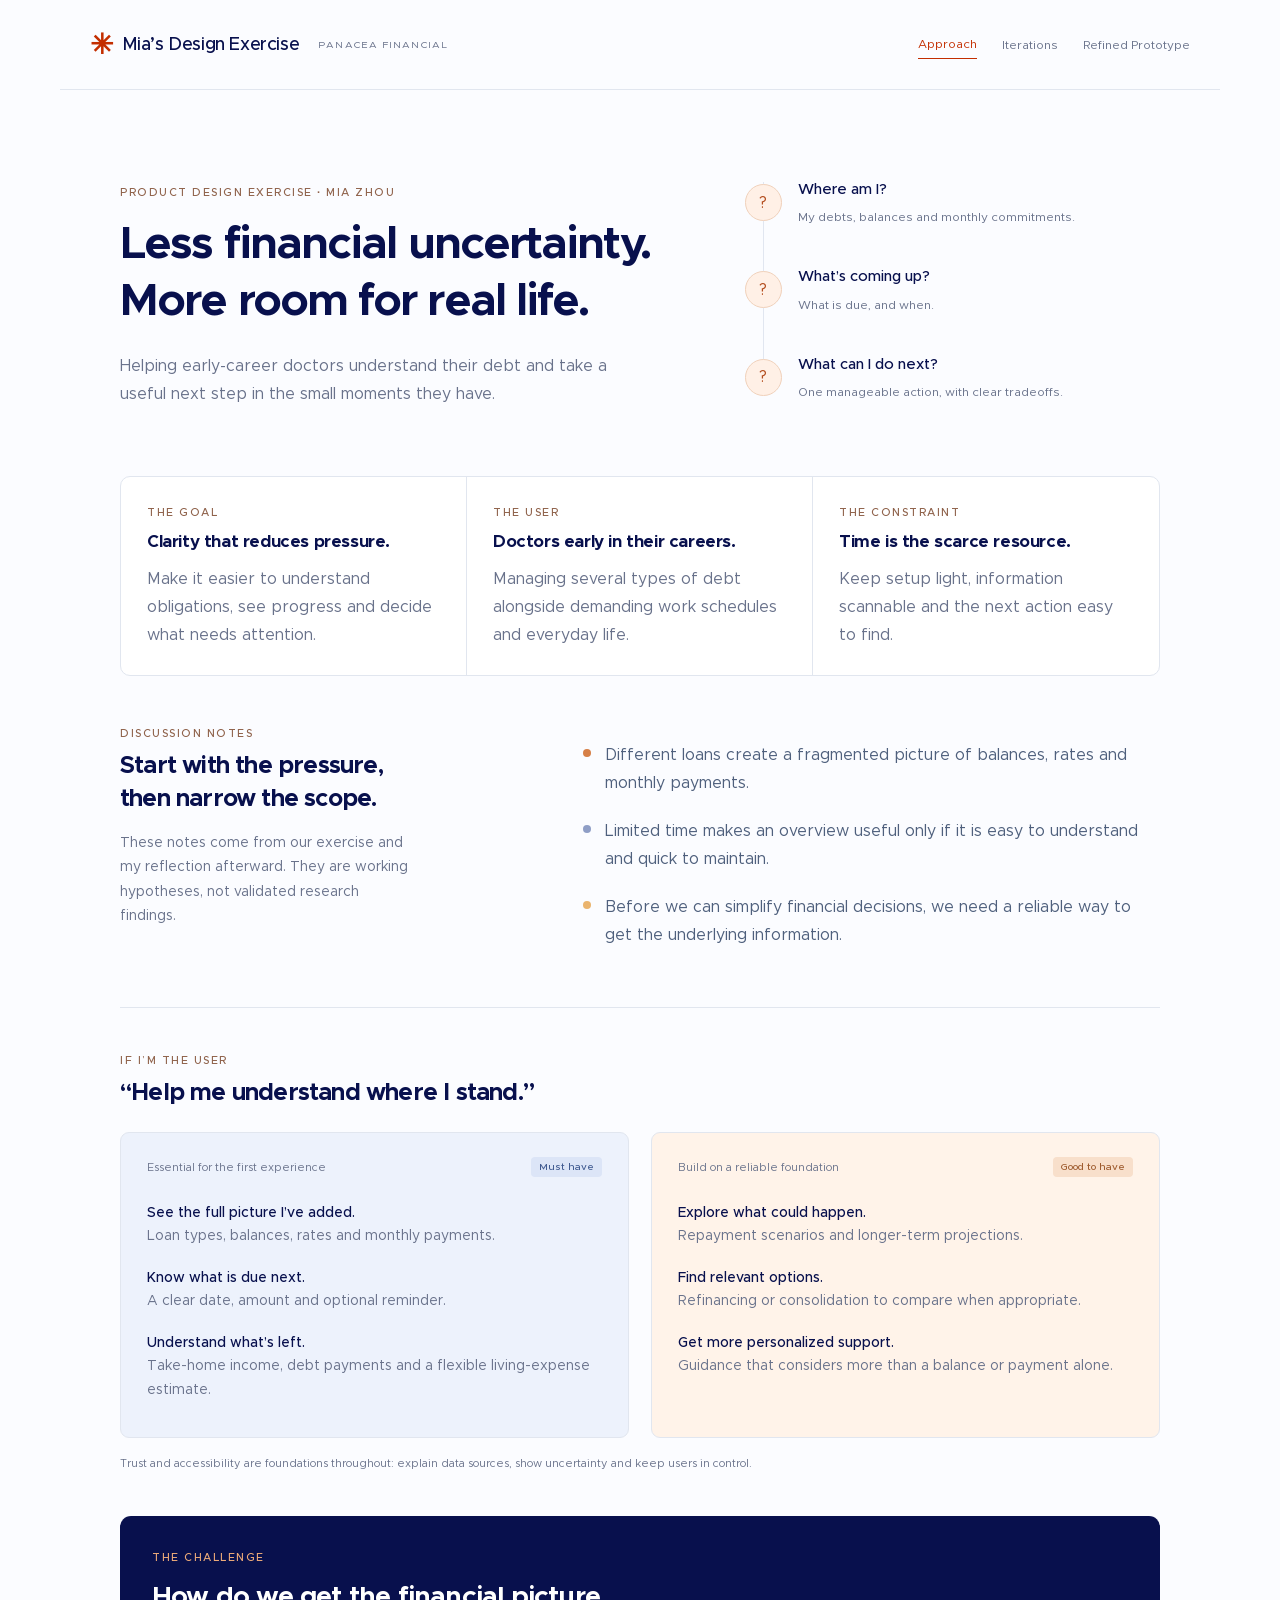
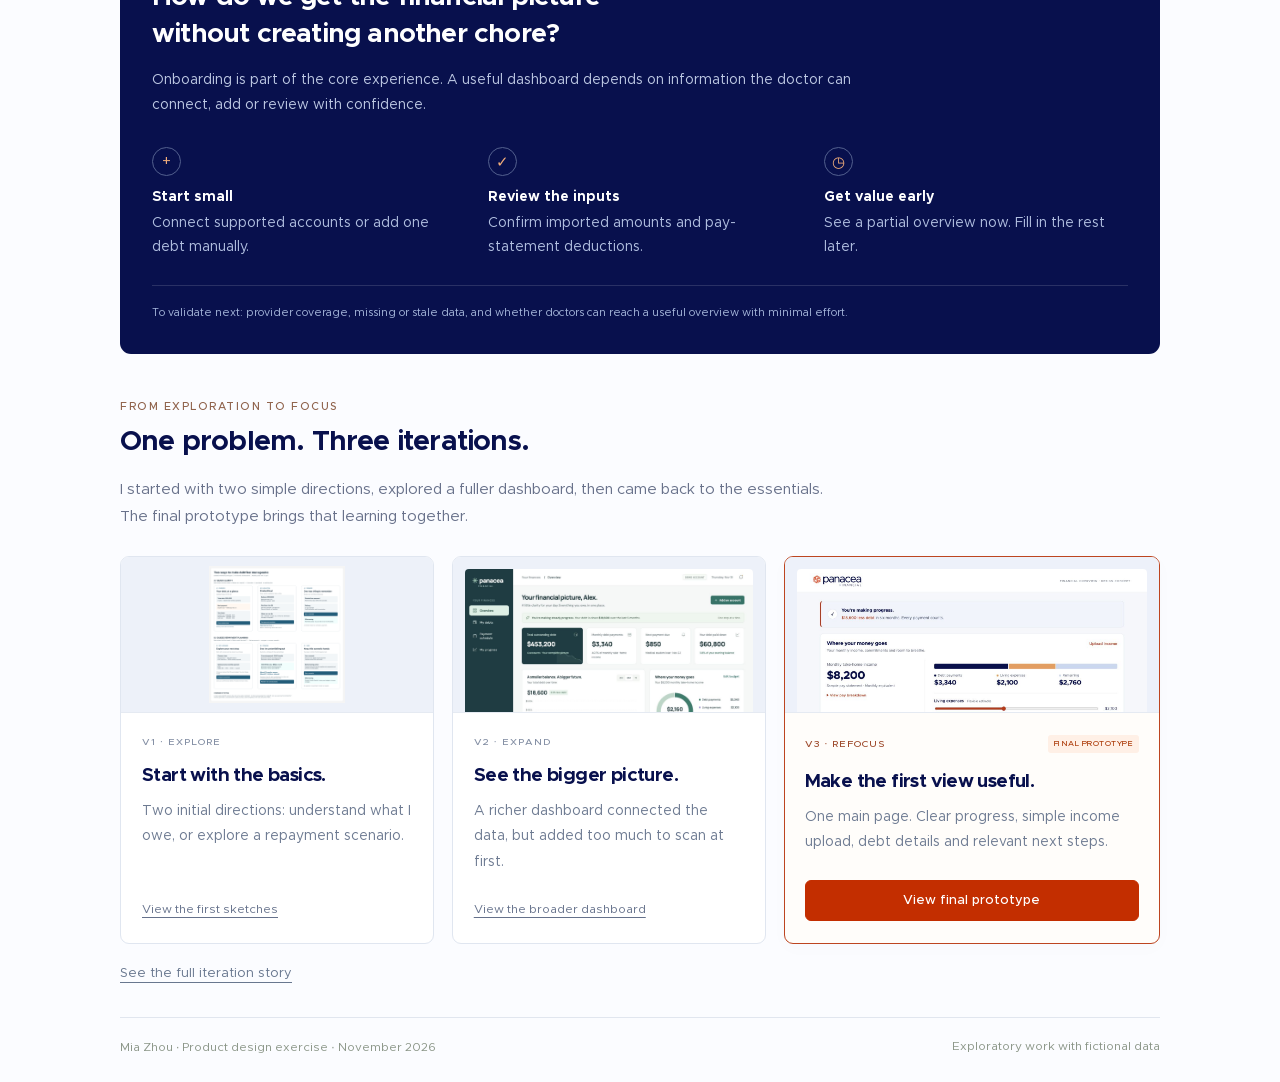
<file: index.html>
<!doctype html><html lang="en"><head><meta charset="utf-8"><meta name="viewport" content="width=device-width,initial-scale=1"><meta name="description" content="A product design exercise and post-conversation reflection on financial clarity for early-career doctors."><title>Mia's Design Exercise | Approach</title><link rel="stylesheet" href="assets/story.css"></head><body><header class="story-header"><a class="wordmark" href="index.html"><span class="asterisk">✳</span> Mia’s Design Exercise <small>PANACEA FINANCIAL</small></a><nav aria-label="Presentation"><a class="current" href="index.html">Approach</a><a href="process.html">Iterations</a><a href="refined.html">Refined Prototype</a></nav></header><main class="story-main">
<section class="hero"><div><p class="eyebrow">PRODUCT DESIGN EXERCISE · MIA ZHOU</p><h1>Less financial uncertainty.<br>More room for real life.</h1><p class="hero-copy">Helping early-career doctors understand their debt and take a useful next step in the small moments they have.</p></div><div class="question-stack" aria-label="Three user needs"><div><span class="question-mark">?</span><p><strong>Where am I?</strong><small>My debts, balances and monthly commitments.</small></p></div><div><span class="question-mark">?</span><p><strong>What’s coming up?</strong><small>What is due, and when.</small></p></div><div><span class="question-mark">?</span><p><strong>What can I do next?</strong><small>One manageable action, with clear tradeoffs.</small></p></div></div></section>
<section class="context-grid" aria-label="Problem framing"><article><span class="section-kicker">THE GOAL</span><h2>Clarity that reduces pressure.</h2><p>Make it easier to understand obligations, see progress and decide what needs attention.</p></article><article><span class="section-kicker">THE USER</span><h2>Doctors early in their careers.</h2><p>Managing several types of debt alongside demanding work schedules and everyday life.</p></article><article><span class="section-kicker">THE CONSTRAINT</span><h2>Time is the scarce resource.</h2><p>Keep setup light, information scannable and the next action easy to find.</p></article></section>
<section class="notes-section"><div class="section-intro"><span class="section-kicker">DISCUSSION NOTES</span><h2>Start with the pressure,<br>then narrow the scope.</h2><p>These notes come from our exercise and my reflection afterward. They are working hypotheses, not validated research findings.</p></div><div class="notes-content"><div class="note-line"><span class="note-dot"></span><p>Different loans create a fragmented picture of balances, rates and monthly payments.</p></div><div class="note-line"><span class="note-dot purple"></span><p>Limited time makes an overview useful only if it is easy to understand and quick to maintain.</p></div><div class="note-line"><span class="note-dot sand"></span><p>Before we can simplify financial decisions, we need a reliable way to get the underlying information.</p></div></div></section>
<section class="priorities"><div class="section-title"><span class="section-kicker">IF I’M THE USER</span><h2>“Help me understand where I stand.”</h2></div><div class="priority-grid"><article class="must"><div class="priority-heading"><span>Essential for the first experience</span><b>Must have</b></div><ul><li><strong>See the full picture I’ve added.</strong><span>Loan types, balances, rates and monthly payments.</span></li><li><strong>Know what is due next.</strong><span>A clear date, amount and optional reminder.</span></li><li><strong>Understand what’s left.</strong><span>Take-home income, debt payments and a flexible living-expense estimate.</span></li></ul></article><article class="later"><div class="priority-heading"><span>Build on a reliable foundation</span><b>Good to have</b></div><ul><li><strong>Explore what could happen.</strong><span>Repayment scenarios and longer-term projections.</span></li><li><strong>Find relevant options.</strong><span>Refinancing or consolidation to compare when appropriate.</span></li><li><strong>Get more personalized support.</strong><span>Guidance that considers more than a balance or payment alone.</span></li></ul></article></div><p class="foundation-note">Trust and accessibility are foundations throughout: explain data sources, show uncertainty and keep users in control.</p></section>
<section class="onboarding-insight"><div><span class="section-kicker">THE CHALLENGE</span><h2>How do we get the financial picture<br>without creating another chore?</h2><p>Onboarding is part of the core experience. A useful dashboard depends on information the doctor can connect, add or review with confidence.</p></div><div class="onboarding-steps"><div><span class="step-icon">+</span><strong>Start small</strong><p>Connect supported accounts or add one debt manually.</p></div><div><span class="step-icon">✓</span><strong>Review the inputs</strong><p>Confirm imported amounts and pay-statement deductions.</p></div><div><span class="step-icon">◷</span><strong>Get value early</strong><p>See a partial overview now. Fill in the rest later.</p></div></div><p class="open-question">To validate next: provider coverage, missing or stale data, and whether doctors can reach a useful overview with minimal effort.</p></section>
<section class="iteration-overview" id="iterations"><div class="iteration-intro"><span class="section-kicker">FROM EXPLORATION TO FOCUS</span><h2>One problem. Three iterations.</h2><p>I started with two simple directions, explored a fuller dashboard, then came back to the essentials. The final prototype brings that learning together.</p></div><div class="iteration-cards"><article class="iteration-card"><a class="iteration-thumb sketches" href="v1.html" aria-label="View version 1 sketches"><img src="assets/v1-explorations.png" alt="The original quick-clarity and repayment-planning wireframes" loading="lazy"></a><div class="iteration-card-body"><span class="iteration-stage">V1 · EXPLORE</span><h3>Start with the basics.</h3><p>Two initial directions: understand what I owe, or explore a repayment scenario.</p><a class="iteration-link" href="v1.html">View the first sketches</a></div></article><article class="iteration-card"><a class="iteration-thumb" href="v2.html" aria-label="View version 2 dashboard"><img src="assets/v2-dashboard.jpg" alt="The expanded financial dashboard with summary tiles and charts" loading="lazy"></a><div class="iteration-card-body"><span class="iteration-stage">V2 · EXPAND</span><h3>See the bigger picture.</h3><p>A richer dashboard connected the data, but added too much to scan at first.</p><a class="iteration-link" href="v2.html">View the broader dashboard</a></div></article><article class="iteration-card final-iteration"><a class="iteration-thumb" href="refined.html" aria-label="Open the final refined prototype"><img src="assets/v3-dashboard.jpg" alt="The final blue and orange single-page prototype with income, debt details and upcoming payments" loading="lazy"></a><div class="iteration-card-body"><span class="iteration-stage">V3 · REFOCUS <b>FINAL PROTOTYPE</b></span><h3>Make the first view useful.</h3><p>One main page. Clear progress, simple income upload, debt details and relevant next steps.</p><a class="button" href="refined.html">View final prototype</a></div></article></div><a class="full-story-link" href="process.html">See the full iteration story</a></section><footer><span>Mia Zhou · Product design exercise · November 2026</span><span>Exploratory work with fictional data</span></footer></main></body></html>
</file>
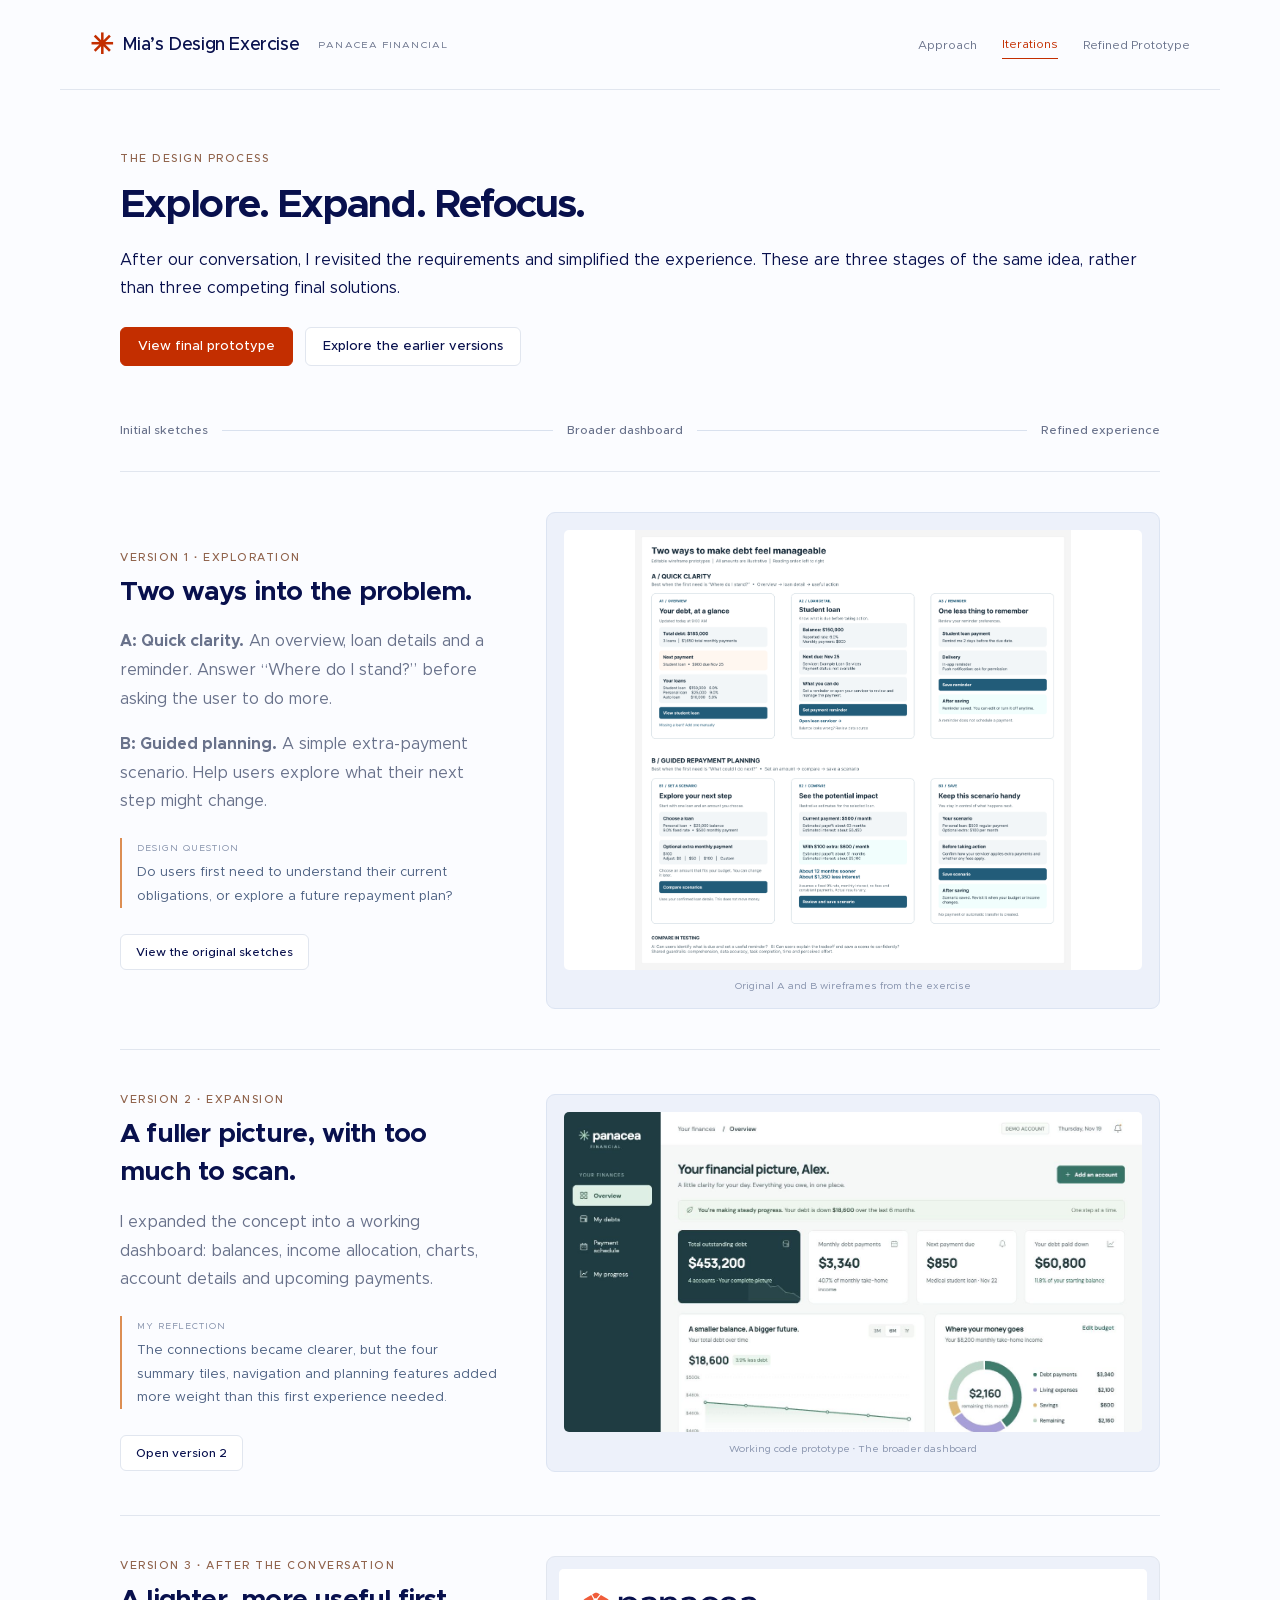
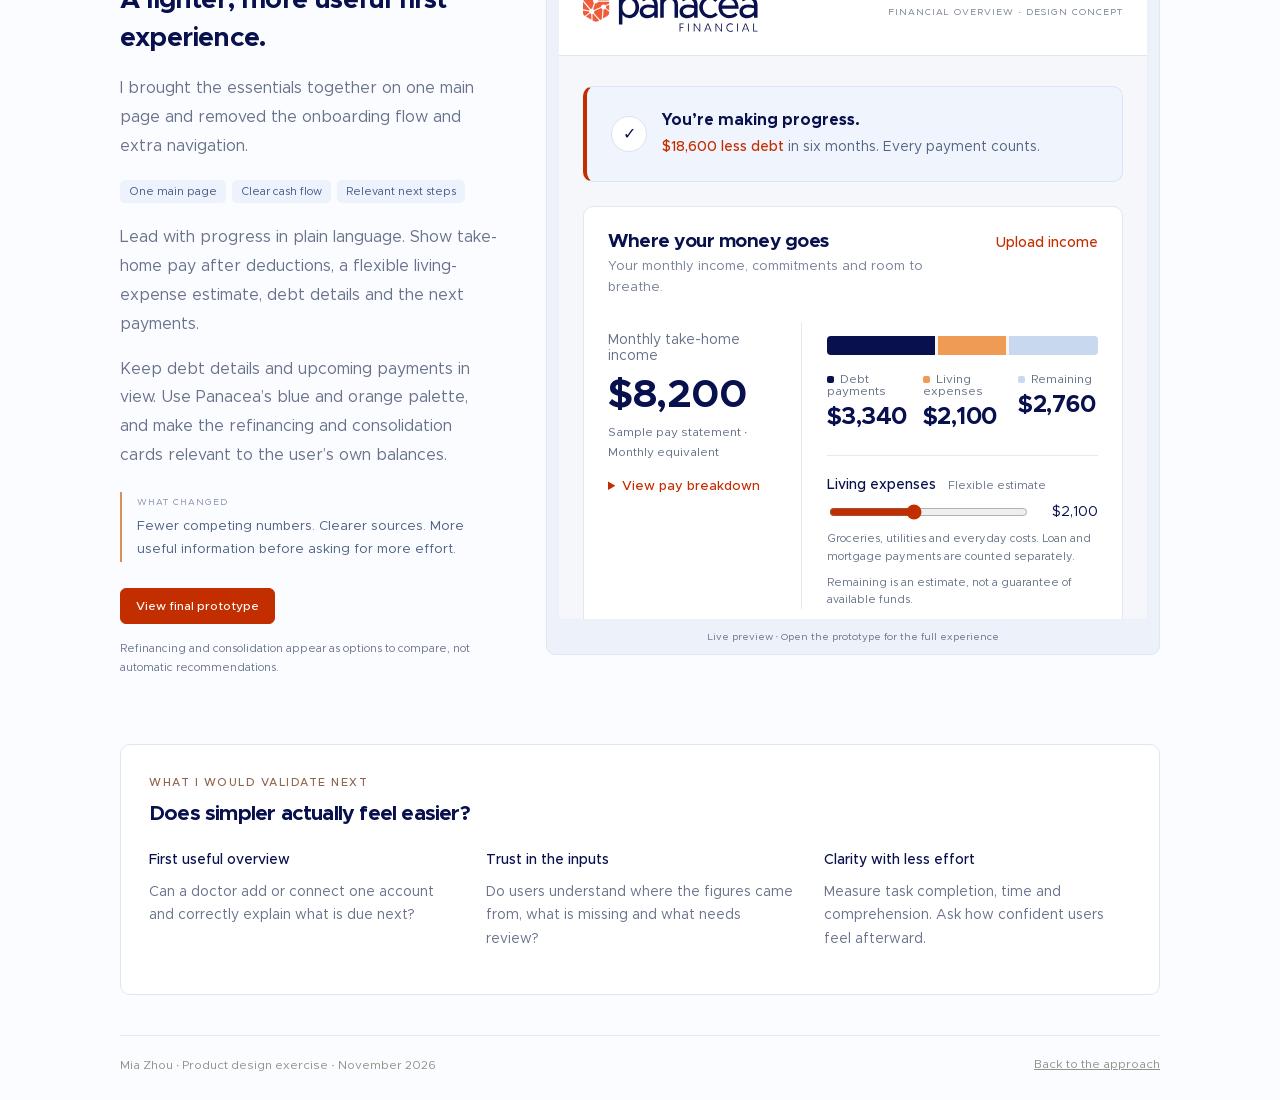
<file: process.html>
<!doctype html><html lang="en"><head><meta charset="utf-8"><meta name="viewport" content="width=device-width,initial-scale=1"><title>Mia's Design Exercise | Iterations</title><link rel="stylesheet" href="assets/story.css"></head><body><header class="story-header"><a class="wordmark" href="index.html"><span class="asterisk">✳</span> Mia’s Design Exercise <small>PANACEA FINANCIAL</small></a><nav aria-label="Presentation"><a href="index.html">Approach</a><a href="process.html" class="current">Iterations</a><a href="refined.html">Refined Prototype</a></nav></header><main class="story-main"><section class="process-hero"><p class="eyebrow">THE DESIGN PROCESS</p><h1>Explore. Expand. Refocus.</h1><p>After our conversation, I revisited the requirements and simplified the experience. These are three stages of the same idea, rather than three competing final solutions.</p><div class="process-hero-actions"><a class="button" href="refined.html">View final prototype</a><a class="button secondary" href="#version-1">Explore the earlier versions</a></div></section><div class="process-track" aria-label="Iteration sequence"><b>Initial sketches</b><span></span><b>Broader dashboard</b><span></span><b>Refined experience</b></div>
<section class="iteration" id="version-1"><div class="iteration-copy"><span class="section-kicker">VERSION 1 · EXPLORATION</span><h2>Two ways into the problem.</h2><p><strong>A: Quick clarity.</strong> An overview, loan details and a reminder. Answer “Where do I stand?” before asking the user to do more.</p><p><strong>B: Guided planning.</strong> A simple extra-payment scenario. Help users explore what their next step might change.</p><div class="takeaway"><small>DESIGN QUESTION</small><p>Do users first need to understand their current obligations, or explore a future repayment plan?</p></div><a class="button secondary" href="v1.html">View the original sketches</a></div><figure class="iteration-preview"><a href="v1.html" aria-label="Open the original Solution A and Solution B sketches"><img src="assets/v1-explorations.png" alt="Original FigJam wireframes: Solution A debt overview and reminder, and Solution B repayment scenario and comparison."></a><figcaption>Original A and B wireframes from the exercise</figcaption></figure></section>
<section class="iteration"><div class="iteration-copy"><span class="section-kicker">VERSION 2 · EXPANSION</span><h2>A fuller picture, with too much to scan.</h2><p>I expanded the concept into a working dashboard: balances, income allocation, charts, account details and upcoming payments.</p><div class="takeaway"><small>MY REFLECTION</small><p>The connections became clearer, but the four summary tiles, navigation and planning features added more weight than this first experience needed.</p></div><a class="button secondary" href="v2.html">Open version 2</a></div><figure class="iteration-preview dashboard"><a href="v2.html" aria-label="Open the broader dashboard prototype"><img src="assets/v2-dashboard.jpg" alt="Version 2: a broader financial dashboard with four summary tiles, a debt trend chart, income allocation, accounts and upcoming payments."></a><figcaption>Working code prototype · The broader dashboard</figcaption></figure></section>
<section class="iteration refined"><div class="iteration-copy"><span class="section-kicker">VERSION 3 · AFTER THE CONVERSATION</span><h2>A lighter, more useful first experience.</h2><p>I brought the essentials together on one main page and removed the onboarding flow and extra navigation.</p><div class="scope-pills"><span>One main page</span><span>Clear cash flow</span><span>Relevant next steps</span></div><p>Lead with progress in plain language. Show take-home pay after deductions, a flexible living-expense estimate, debt details and the next payments.</p><p>Keep debt details and upcoming payments in view. Use Panacea’s blue and orange palette, and make the refinancing and consolidation cards relevant to the user’s own balances.</p><div class="takeaway"><small>WHAT CHANGED</small><p>Fewer competing numbers. Clearer sources. More useful information before asking for more effort.</p></div><a class="button" href="refined.html">View final prototype</a><p style="font-size:11px">Refinancing and consolidation appear as options to compare, not automatic recommendations.</p></div><figure class="refined-preview"><iframe src="refined.html" title="Interactive version 3 prototype preview" loading="lazy"></iframe><figcaption>Live preview · Open the prototype for the full experience</figcaption></figure></section>
<section class="validation"><span class="section-kicker">WHAT I WOULD VALIDATE NEXT</span><h2>Does simpler actually feel easier?</h2><div class="validation-grid"><div><strong>First useful overview</strong><p>Can a doctor add or connect one account and correctly explain what is due next?</p></div><div><strong>Trust in the inputs</strong><p>Do users understand where the figures came from, what is missing and what needs review?</p></div><div><strong>Clarity with less effort</strong><p>Measure task completion, time and comprehension. Ask how confident users feel afterward.</p></div></div></section><footer><span>Mia Zhou · Product design exercise · November 2026</span><a href="index.html">Back to the approach</a></footer></main></body></html>
</file>
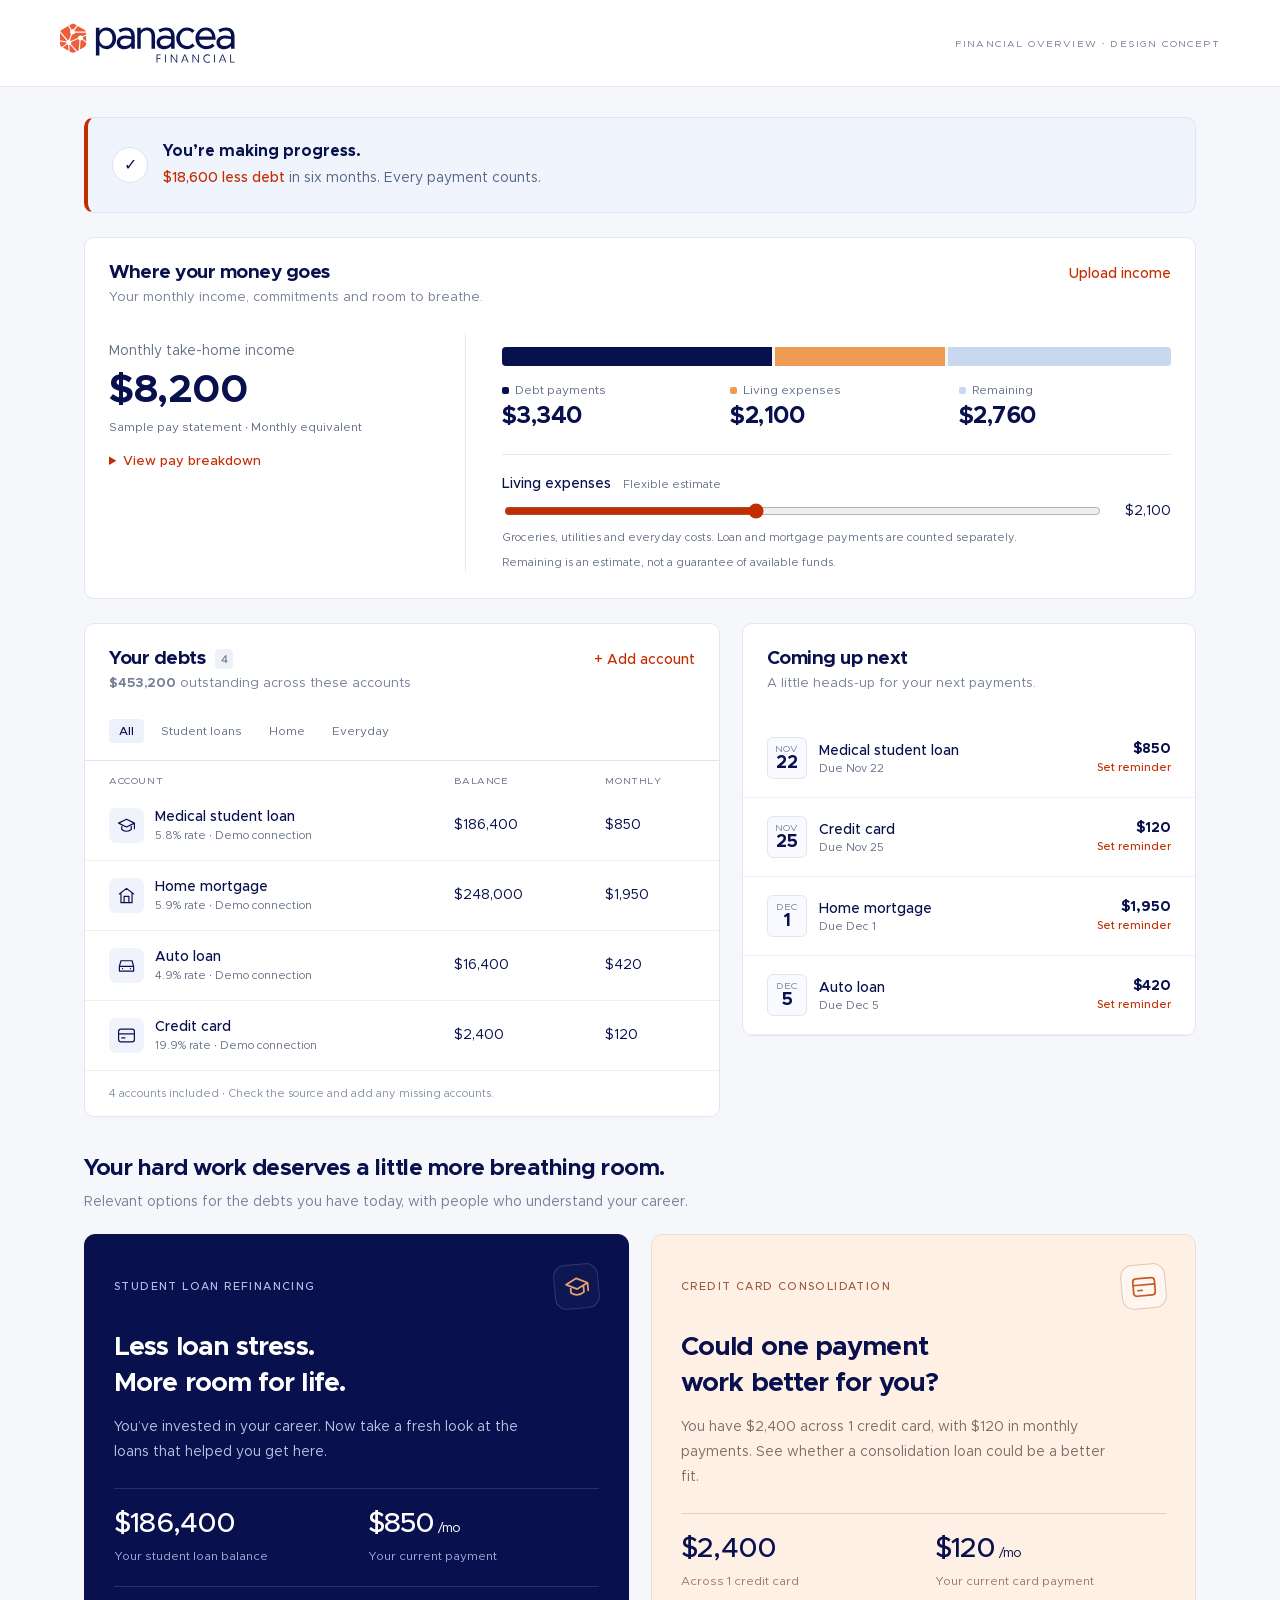
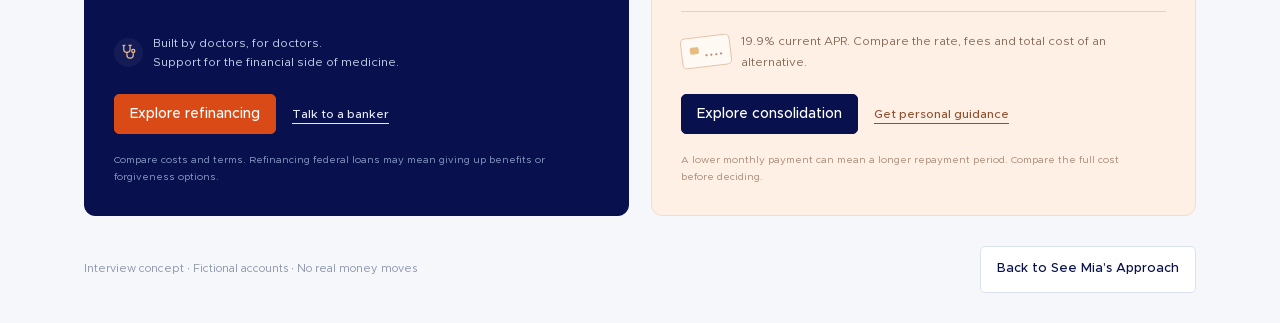
<file: refined.html>
<!doctype html><html lang="en"><head><meta charset="utf-8"><meta name="viewport" content="width=device-width,initial-scale=1"><title>Mia's Design Exercise | Refined Prototype</title><link rel="stylesheet" href="assets/refined.css"><link rel="stylesheet" href="assets/panacea-brand.css"></head><body>
<header class="app-header"><div class="brand"><img src="assets/panacea-logo.svg" alt="Panacea Financial" width="175" height="40"></div><span class="concept-label">FINANCIAL OVERVIEW · DESIGN CONCEPT</span></header>
<main><h1 class="visually-hidden">Your financial overview</h1><aside class="progress-note" id="progress-note"><span class="celebrate">✓</span><div><strong>You’re making progress.</strong><p><b>$18,600 less debt</b> in the past six months. Every payment counts.</p></div></aside>
<section id="debt-view"><article class="panel money-panel"><div class="section-head"><div><h2>Where your money goes</h2><p>Your monthly income, commitments and room to breathe.</p></div><button class="text-button" data-action="income">Upload income</button></div><div class="money-grid"><section class="income-block"><span class="label">Monthly take-home income</span><strong class="income-number" id="net-income">$8,200</strong><span class="subtle" id="income-source">Sample pay statement · Monthly</span><details id="pay-details"><summary>View pay breakdown</summary><div id="deduction-list"></div></details></section><section class="allocation"><div class="allocation-bar" id="allocation-bar" role="img"></div><div class="allocation-labels" id="allocation-labels"></div><div class="living-control"><label for="living-range">Living expenses <span>Flexible estimate</span></label><div class="range-row"><input id="living-range" type="range" min="0" max="5000" step="50" value="2100"><output id="living-output">$2,100</output></div><p>Groceries, utilities and everyday costs. Loan and mortgage payments are counted separately.</p></div><p class="budget-note" id="budget-note"></p></section></div></article>
<div class="debt-grid"><article class="panel"><div class="section-head"><div><h2>Your debts <span class="badge" id="debt-count">4</span></h2><p><b id="total-balance">$453,200</b> outstanding across these accounts</p></div><button class="text-button" data-action="add">+ Add account</button></div><div class="category-filters" aria-label="Debt category"><button class="active" data-filter="all">All</button><button data-filter="Education">Student loans</button><button data-filter="Home">Home</button><button data-filter="Everyday">Everyday</button></div><div class="table-scroll"><table><thead><tr><th>Account</th><th>Balance</th><th>Monthly</th></tr></thead><tbody id="debt-rows"></tbody></table></div><div class="data-note" id="data-note">Demo connection · Updated today · Add any missing accounts.</div></article><article class="panel"><div class="section-head"><div><h2>Coming up next</h2><p>A little heads-up for your next payments.</p></div></div><div id="upcoming"></div></article></div>
<section class="opportunities"><div class="section-head"><div><h2>Your hard work deserves a little more breathing room.</h2><p>Relevant options for the debts you have today, with people who understand your career.</p></div></div><div id="opportunity-cards" class="opportunity-grid"></div></section></section>
<footer><span>Interview concept · Fictional accounts · No real money moves</span><a class="approach-return" href="index.html" target="_top">Back to See Mia’s Approach</a></footer></main><div id="dialog-root"></div><div id="toast" role="status"></div><script src="assets/refined.js"></script></body></html>
</file>
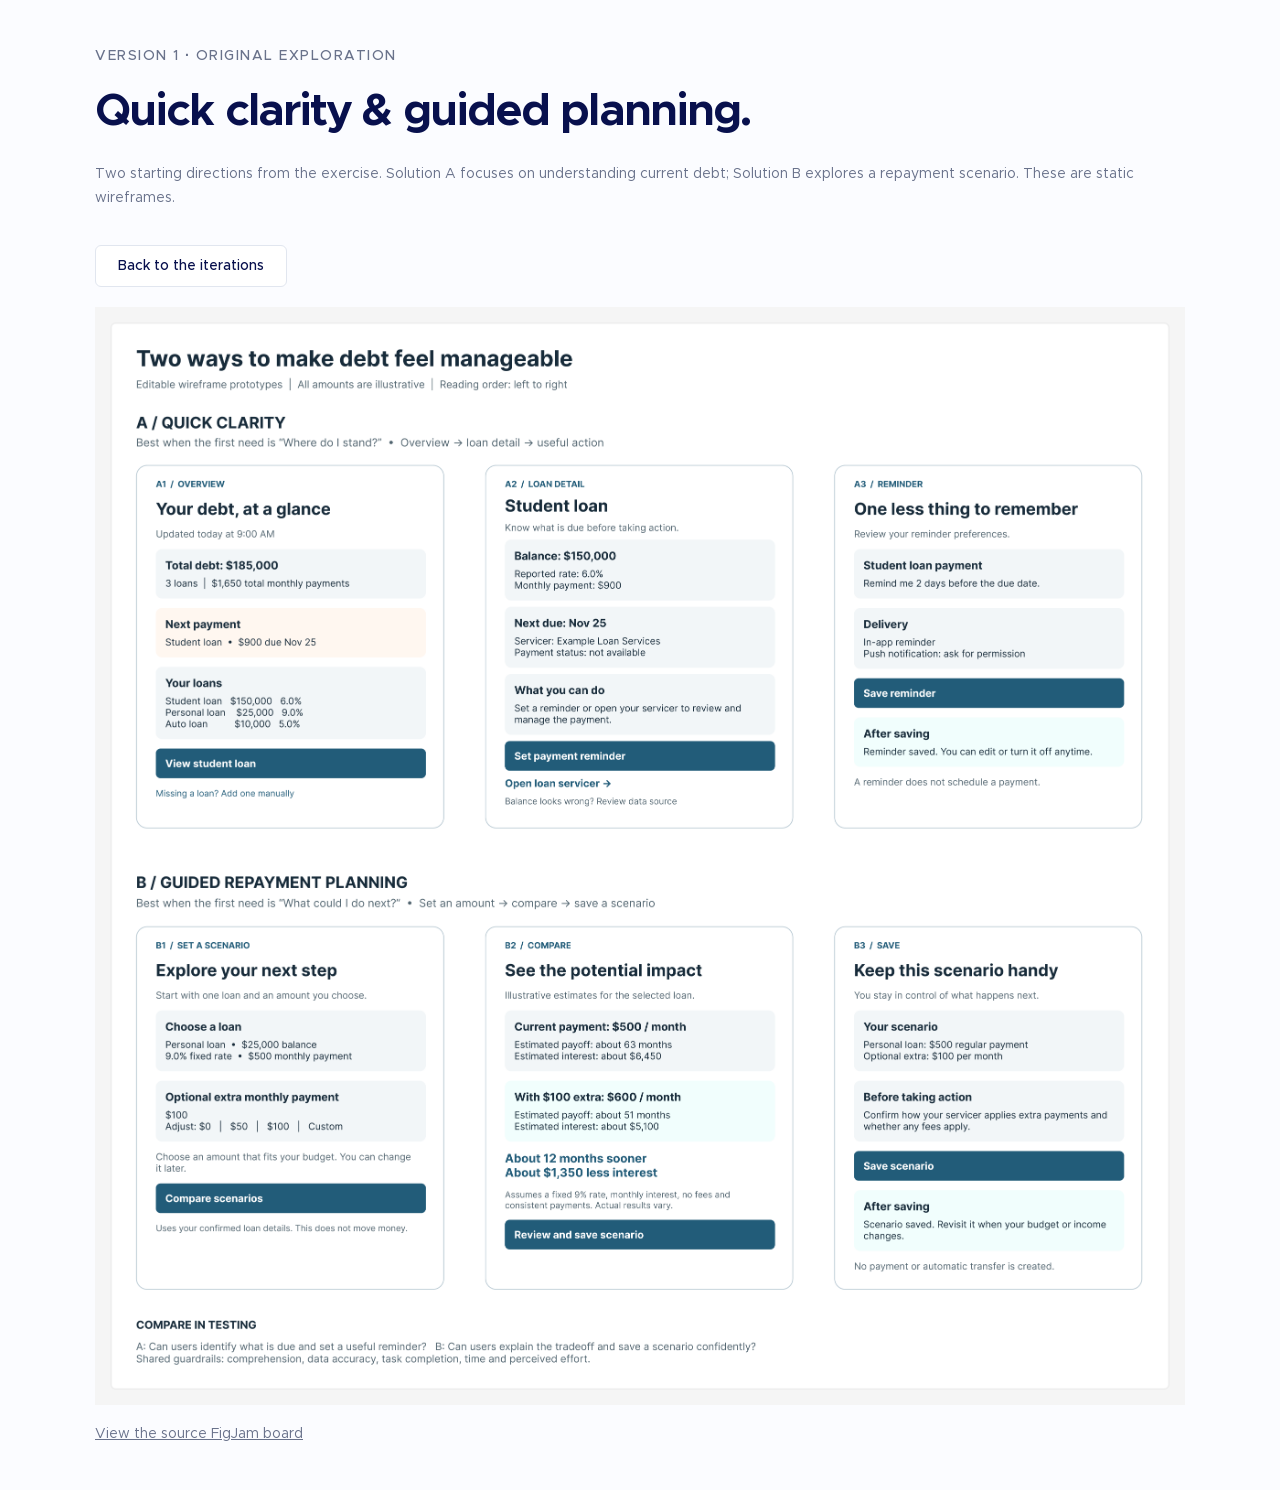
<file: v1.html>
<!doctype html><html lang="en"><head><meta charset="utf-8"><meta name="viewport" content="width=device-width,initial-scale=1"><title>Mia's Design Exercise | Initial Sketches</title><link rel="stylesheet" href="assets/story.css"></head><body><main class="image-page"><p class="eyebrow">VERSION 1 · ORIGINAL EXPLORATION</p><h1>Quick clarity & guided planning.</h1><p>Two starting directions from the exercise. Solution A focuses on understanding current debt; Solution B explores a repayment scenario. These are static wireframes.</p><a class="button secondary" href="process.html">Back to the iterations</a><img src="assets/v1-explorations.png" alt="Original FigJam sketches showing Solution A debt overview, loan details and reminders, and Solution B repayment setup, comparison and saved scenario."><p><a href="https://www.figma.com/board/gjWRCL8QRi4X9oYixZEQdd/Untitled?node-id=6-35" target="_blank" rel="noopener">View the source FigJam board</a></p></main></body></html>
</file>
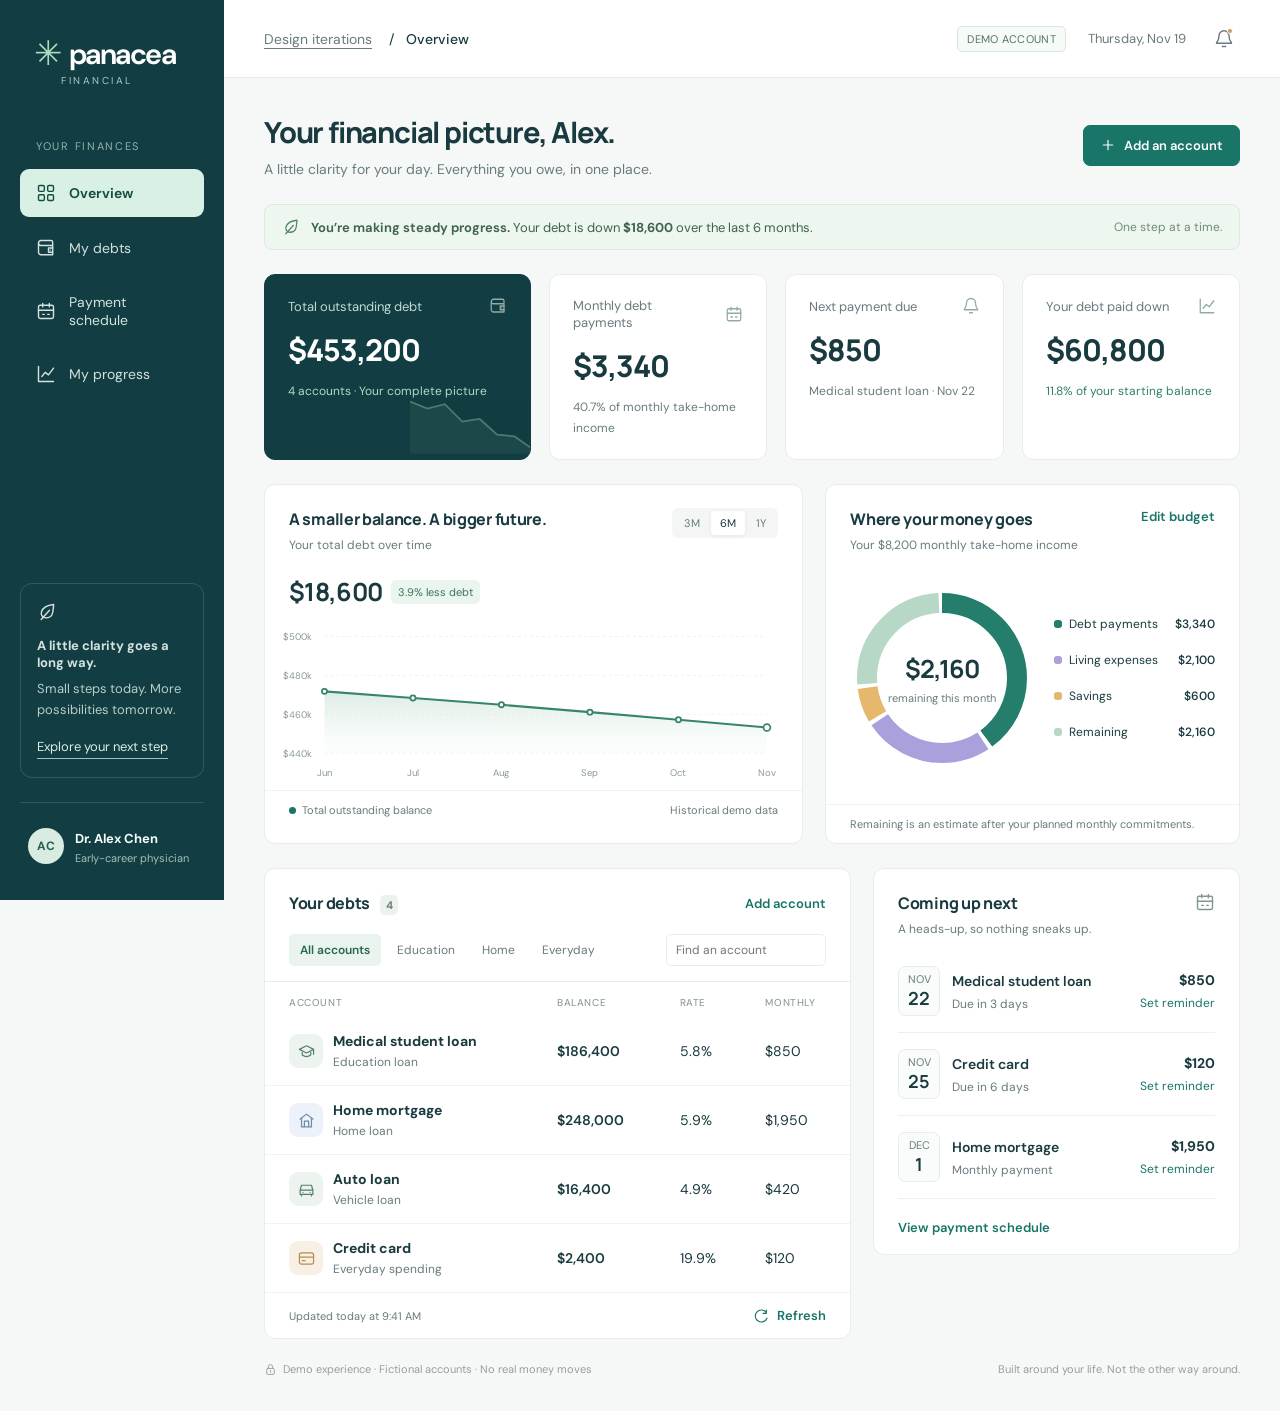
<file: v2.html>
<!DOCTYPE html>
<html lang="en">
<head>
<meta charset="UTF-8"><meta name="viewport" content="width=device-width, initial-scale=1">
<meta name="description" content="A clearer financial picture for every stage of your medical career.">
<title>Mia's Design Exercise | Version 2</title>
<style>
@import url('https://fonts.googleapis.com/css2?family=DM+Sans:wght@400;450;500;550;600;650;700&family=Manrope:wght@400;500;600;650;700;750;800&display=swap');
:root{--navy:#123d42;--teal:#187568;--mint:#ddf4e8;--ink:#193a3e;--muted:#687b7e;--line:#e6edeb;--bg:#f6f8f7;--purple:#a9a0dc;--blue:#6d9eb9;--gold:#e5b86e}*{box-sizing:border-box}body{margin:0;background:var(--bg);font-family:'DM Sans',sans-serif;color:var(--ink);font-size:16px}button,input,select{font:inherit}button,a,input,select{outline-offset:4px}button{cursor:pointer}button{color:inherit}a{color:inherit}button:disabled{cursor:default}svg{flex-shrink:0}.icon{width:20px;height:20px;fill:none;stroke:currentColor;stroke-width:1.7;stroke-linecap:round;stroke-linejoin:round}.sidebar{width:224px;background:var(--navy);height:100vh;position:fixed;color:#d4e2df;display:flex;flex-direction:column;padding:35px 20px;z-index:20}.brand{display:flex;gap:8px;align-items:center;color:#fff;font-size:29px;letter-spacing:-1.5px;font-weight:650;padding:0 14px}.brand-mark{font-size:34px;font-weight:400;line-height:1;color:#a9dec1}.brand-sub{font-size:10px;letter-spacing:2.5px;padding-left:41px;margin-top:1px;color:#adc8c3}.nav-label{font-size:11px;letter-spacing:1.7px;margin:52px 16px 16px;color:#93b3ad}.nav{display:flex;flex-direction:column;gap:7px}.nav button{border:0;background:none;color:inherit;text-align:left;display:flex;gap:13px;align-items:center;padding:14px 16px;border-radius:9px;font-size:14px}.nav button:hover{background:#ffffff10}.nav button.active{background:#d9f1e5;color:#164d43;font-weight:650}.sidebar-bottom{margin-top:auto}.help-card{border:1px solid #ffffff25;border-radius:12px;padding:18px 16px;margin-bottom:24px}.help-card p{font-size:13px;color:#b7cec8;line-height:1.6;margin:8px 0 14px}.help-card button{border:0;border-bottom:1px solid #9cc4b7;background:none;padding:0 0 3px;color:#d8eee4;font-size:13px}.profile{border-top:1px solid #ffffff24;padding:24px 8px 0;display:flex;align-items:center;gap:11px}.avatar{width:36px;height:36px;background:#d8ece1;color:#286052;border-radius:50%;display:grid;place-items:center;font-size:12px;font-weight:700}.profile strong{font-size:13px;color:#f6fffb}.profile small{font-size:11px;color:#a5c0b8;display:block;margin-top:3px}.shell{margin-left:224px}.topbar{height:78px;background:#fff;border-bottom:1px solid var(--line);padding:0 40px;display:flex;justify-content:space-between;align-items:center}.breadcrumb{font-size:14px;color:var(--muted)}.breadcrumb span{color:var(--ink);margin-left:13px}.top-actions{display:flex;align-items:center;gap:22px;font-size:13px;color:var(--muted)}.sample{border:1px solid #d9e5dd;padding:5px 9px;border-radius:5px;color:#557366;background:#f7fbf8;font-size:11px;letter-spacing:.3px}.icon-button{background:transparent;border:0;position:relative;display:grid;place-items:center;padding:6px}.bell-dot{height:6px;width:6px;background:#cf9c55;position:absolute;top:5px;right:7px;border:1px solid white;border-radius:50%}main{max-width:1550px;margin:auto;padding:34px 40px 32px}.heading{display:flex;justify-content:space-between;gap:20px;align-items:center;margin-bottom:26px}h1,h2,h3,.big-number,.stat-number{font-family:Manrope,sans-serif}h1{font-size:29px;font-weight:750;letter-spacing:-1.2px;margin:0 0 8px}.heading p{margin:0;color:var(--muted);font-size:14px}.btn{border:1px solid var(--line);border-radius:7px;display:inline-flex;align-items:center;justify-content:center;gap:8px;padding:11px 16px;background:#fff;font-size:13px;font-weight:600;white-space:nowrap}.btn.primary{background:var(--teal);color:white;border-color:var(--teal)}.btn:hover{filter:brightness(.97)}.btn .icon{height:16px;width:16px}.btn.text{border:0;background:none;padding:0;color:var(--teal)}.welcome-note{display:flex;align-items:center;gap:11px;padding:13px 17px;border:1px solid #dceade;background:#edf6ef;border-radius:8px;font-size:13px;margin-bottom:24px;color:#3e6350}.welcome-note .icon{height:18px;width:18px;color:#538661}.welcome-note strong{font-weight:650}.welcome-note span{margin-left:auto;font-size:12px;color:#748b79}.stats{display:grid;grid-template-columns:1.22fr 1fr 1fr 1fr;gap:18px;margin-bottom:24px}.stat{background:white;border:1px solid var(--line);border-radius:11px;padding:22px 23px;min-height:166px;position:relative;overflow:hidden}.stat.hero{background:var(--navy);color:white;border-color:var(--navy)}.stat-top{display:flex;align-items:center;justify-content:space-between;font-size:13px;color:var(--muted);gap:12px}.hero .stat-top{color:#c3dad0}.stat-top .icon{width:18px;height:18px;color:#92aba3}.stat-number{font-size:30px;font-weight:750;letter-spacing:-1px;margin:14px 0 9px;position:relative;z-index:1}.stat small{font-size:12px;color:var(--muted);line-height:1.5}.stat small.good{color:#30806a}.hero small{color:#b0d9c5}.stat small strong{font-weight:600}.mini-spark{position:absolute;right:-2px;bottom:0;width:122px;height:80px;opacity:.36}.grid-middle{display:grid;grid-template-columns:1.3fr 1fr;gap:22px;margin-bottom:24px}.card{background:white;border:1px solid var(--line);border-radius:11px;overflow:hidden}.card-head{padding:23px 24px 0;display:flex;align-items:start;justify-content:space-between;gap:14px}h2{font-size:16px;font-weight:750;letter-spacing:-.3px;margin:0}h3{margin:0;font-size:17px;letter-spacing:-.4px}.caption{color:var(--muted);font-size:12px;margin:6px 0 0;line-height:1.5}.segmented{display:flex;background:#f3f6f4;border-radius:6px;padding:3px;gap:2px}.segmented button{border:0;background:none;font-size:11px;padding:5px 9px;color:var(--muted);border-radius:4px}.segmented button.selected{background:white;color:var(--ink);box-shadow:0 1px 4px #18382b12}.chart-summary{padding:20px 24px 0;display:flex;align-items:center;gap:9px}.chart-summary b{font-family:Manrope;font-size:25px;letter-spacing:-.7px}.change{font-size:11px;border-radius:5px;background:#eaf5ed;color:#39765c;padding:5px 7px}.trend-chart{padding:8px 18px 0;position:relative}.trend-chart svg{width:100%;height:173px;display:block}.trend-chart text{fill:#8a9999;font-size:11px;font-family:'DM Sans',sans-serif}.chart-foot{border-top:1px solid #f1f4f2;padding:12px 24px;color:var(--muted);font-size:11px;display:flex;justify-content:space-between}.small-key{display:inline-flex;align-items:center;gap:6px}.small-key:before{content:'';width:7px;height:7px;border-radius:50%;background:var(--teal)}.cash-body{display:flex;align-items:center;padding:20px 24px 22px;gap:20px;min-height:250px}.donut-wrap{width:184px;height:184px;position:relative;flex-shrink:0}.donut-wrap svg{width:100%;height:100%;transform:rotate(-90deg)}.donut-center{position:absolute;inset:0;display:flex;flex-direction:column;justify-content:center;align-items:center;pointer-events:none}.donut-center strong{font-family:Manrope;font-size:25px;letter-spacing:-.7px}.donut-center span{font-size:11px;color:var(--muted);margin-top:5px}.legend{flex:1;min-width:140px}.legend button{width:100%;display:flex;align-items:center;gap:7px;padding:10px 0;border:0;background:none;font-size:12px;text-align:left}.legend button:hover,.legend button.selected{color:var(--teal);font-weight:650}.legend b{margin-left:auto;font-size:12px;font-weight:550}.dot{width:8px;height:8px;border-radius:3px;flex-shrink:0}.cash-note{border-top:1px solid #f1f4f2;margin:0;padding:12px 24px;font-size:11px;color:var(--muted)}.grid-bottom{display:grid;grid-template-columns:1.6fr 1fr;gap:22px;align-items:start}.accounts-head{align-items:center}.count{font-family:'DM Sans';font-size:11px;background:#edf2ef;color:#6b8074;border-radius:5px;padding:3px 6px;margin-left:7px}.filters{display:flex;gap:5px;padding:20px 24px 15px;border-bottom:1px solid var(--line);flex-wrap:wrap}.filter{border:0;background:none;font-size:12px;padding:6px 11px;border-radius:5px;color:var(--muted)}.filter.active{background:#e9f4ee;color:#276853;font-weight:600}.table-wrap{overflow:auto}table{border-collapse:collapse;width:100%;white-space:nowrap}th{font-weight:450;color:#889995;font-size:10px;text-transform:uppercase;letter-spacing:.6px;text-align:left;padding:14px 18px 8px}td{padding:15px 18px;border-bottom:1px solid #f0f3f1;font-size:12px}th:first-child,td:first-child{padding-left:24px}td:last-child{padding-right:24px}.debt-name{display:flex;gap:10px;align-items:center}.debt-icon{height:34px;width:34px;border-radius:9px;display:grid;place-items:center;background:#edf3ee;color:#53816b}.debt-icon .icon{height:17px;width:17px}.debt-name strong{font-size:12px;font-weight:600;display:block}.debt-name small{font-size:10px;color:var(--muted);display:block;margin-top:4px}.row-button{border:0;background:none;text-align:left;padding:0;display:flex;gap:10px;align-items:center}.row-button:hover strong{text-decoration:underline}.amount{font-weight:600}.table-footer{padding:14px 24px;display:flex;align-items:center;justify-content:space-between;color:var(--muted);font-size:11px}.due-list{padding:9px 24px 0}.due-row{display:flex;gap:12px;align-items:center;padding:16px 0;border-bottom:1px solid #edf1ee}.date-tile{border:1px solid var(--line);border-radius:7px;min-width:42px;text-align:center;padding:5px 8px;background:#fafcfb}.date-tile small{display:block;font-size:9px;text-transform:uppercase;color:var(--muted)}.date-tile b{font-family:Manrope;font-size:18px;font-weight:650}.due-desc{flex:1}.due-desc strong{font-size:12px;font-weight:600}.due-desc small{font-size:10px;color:var(--muted);display:block;margin-top:5px}.due-right{text-align:right}.due-right b{display:block;font-size:13px}.remind-link{border:0;background:none;color:var(--teal);font-size:10px;padding:6px 0 0}.upcoming-card .card-head{padding-bottom:3px}.upcoming-foot{padding:17px 24px}.bottom-note{margin:22px 0 0;display:flex;justify-content:space-between;gap:12px;font-size:11px;color:#91a09a;line-height:1.6}.bottom-note span{display:flex;align-items:center;gap:6px}.bottom-note .icon{height:13px;width:13px}.detail-panel{position:fixed;right:0;top:0;bottom:0;background:white;width:460px;max-width:100%;z-index:80;box-shadow:-16px 0 80px #183a3e19;padding:30px;overflow-y:auto;animation:slide .23s ease-out}.backdrop{position:fixed;inset:0;background:#102e343f;backdrop-filter:blur(3px);z-index:70}.panel-top{display:flex;align-items:center;justify-content:space-between;margin-bottom:34px}.eyebrow{font-size:11px;letter-spacing:1px;color:var(--muted);text-transform:uppercase}.panel-top .icon-button{background:#f2f6f3;border-radius:50%;width:32px;height:32px}.detail-panel h2{font-size:25px;margin-top:14px}.detail-label{font-size:13px;color:var(--muted);margin:32px 0 8px}.big-number{font-size:42px;letter-spacing:-1.7px;font-weight:750}.detail-grid{display:grid;grid-template-columns:1fr 1fr;gap:22px;padding:25px 0;border-bottom:1px solid var(--line)}.detail-grid small{display:block;color:var(--muted);font-size:12px;margin-bottom:8px}.detail-grid b{font-size:17px;font-weight:600}.due-callout{background:#edf7f0;border:1px solid #dcece0;border-radius:10px;margin:26px 0;padding:18px;display:flex;align-items:center;gap:12px}.due-callout strong{font-size:15px;display:block}.due-callout small{font-size:12px;color:var(--muted);display:block;margin-top:5px}.wide{width:100%}.detail-panel p{font-size:14px;color:var(--muted);line-height:1.65}.detail-panel .btn{font-size:14px;padding:13px 18px}.field{margin:22px 0}.field label{display:block;font-size:13px;font-weight:550;margin-bottom:10px}.field input,.field select{width:100%;padding:12px 13px;border:1px solid #d7e2dc;border-radius:7px;background:white;font-size:15px;color:var(--ink)}.field small{display:block;font-size:12px;color:var(--muted);margin-top:8px;line-height:1.6}.field-row{display:grid;grid-template-columns:1fr 1fr;gap:14px}.field-row .field{margin:0 0 22px}.choice{display:flex;gap:8px}.choice button{background:white;border:1px solid #dce6e0;border-radius:7px;font-size:13px;padding:12px;flex:1}.choice button.selected{background:#e9f6ee;border-color:var(--teal);color:var(--teal)}.success-circle{height:60px;width:60px;background:#e4f5e8;border-radius:50%;display:grid;place-items:center;color:var(--teal);margin:40px 0 25px}.success-circle .icon{width:29px;height:29px}.toast{position:fixed;bottom:28px;left:calc(50% + 80px);transform:translateX(-50%);z-index:150;background:var(--navy);color:white;box-shadow:0 10px 40px #0002;border-radius:10px;padding:15px 22px;display:flex;align-items:center;gap:10px;font-size:14px;animation:fade .2s}.toast .icon{color:#b2dfbe}.view[hidden]{display:none}.page-view{max-width:1000px}.schedule-list .due-row{padding:22px 24px}.searchbox{margin-left:auto;width:160px;padding:7px 9px;border:1px solid var(--line);border-radius:5px;font-size:12px}.empty{text-align:center;padding:45px 24px;color:var(--muted);font-size:14px}.insight{display:flex;gap:12px;margin-top:20px;padding:20px;background:#eff5f1;border-radius:10px}.insight h3{font-size:14px;margin-bottom:5px}.insight p{margin:0;font-size:13px;line-height:1.6;color:var(--muted)}.menu-toggle{display:none}.chart-tooltip{position:absolute;background:var(--navy);padding:7px 11px;border-radius:6px;color:#fff;font-size:12px;top:6px;left:40%;pointer-events:none}.mobile-brand{display:none}.progress-track{height:7px;border-radius:5px;background:#eef2ef;overflow:hidden;margin-top:16px}.progress-track span{display:block;height:100%;border-radius:5px;background:var(--teal)}.range-input{width:100%;accent-color:var(--teal)}.plan-metrics{display:grid;grid-template-columns:1fr 1fr;gap:20px}.plan-metrics>div{background:#edf6ef;padding:20px;border-radius:10px}.plan-metrics small{color:var(--muted);font-size:13px}.plan-metrics strong{display:block;font-family:Manrope;font-size:25px;margin-top:10px}.account-summary{display:flex;justify-content:space-between;padding:18px 0;border-bottom:1px solid var(--line);font-size:14px}.subtle-button{border:0;background:none;color:var(--teal);font-size:13px}.visually-hidden{position:absolute;width:1px;height:1px;padding:0;margin:-1px;overflow:hidden;clip:rect(0,0,0,0);white-space:nowrap;border:0}@keyframes slide{from{transform:translateX(100%)}to{transform:translateX(0)}}@keyframes fade{from{opacity:0}to{opacity:1}}@media(min-width:1500px){main{padding-top:40px}.stat{min-height:178px}.trend-chart svg{height:190px}.cash-body{min-height:267px}td{padding-top:19px;padding-bottom:19px}.due-row{padding-top:20px;padding-bottom:20px}}@media(max-width:1250px){.sidebar{width:190px;padding-left:12px;padding-right:12px}.shell{margin-left:190px}.topbar{padding:0 26px}main{padding:28px 26px}.cash-body{gap:12px;padding-left:16px;padding-right:16px}.donut-wrap{width:148px;height:148px}.legend button{font-size:11px}.stats{gap:12px}.stat{padding:20px 17px}.stat-number{font-size:27px}.grid-bottom{grid-template-columns:1.5fr 1fr}td,th{padding-left:12px;padding-right:12px}.grid-middle{grid-template-columns:1.15fr 1fr}}
@media(max-width:1050px){.sidebar{width:76px;padding:28px 10px}.brand{padding:0;justify-content:center}.brand-name,.brand-sub,.nav-label,.nav button span,.sidebar-bottom,.profile{display:none}.nav{margin-top:55px}.nav button{padding:15px;justify-content:center}.shell{margin-left:76px}.grid-middle,.grid-bottom{gap:16px}.stats{grid-template-columns:repeat(2,1fr)}.cash-body{flex-direction:column;gap:4px;padding-top:10px}.donut-wrap{width:150px;height:150px}.legend{width:100%;display:grid;grid-template-columns:1fr 1fr;gap:0 12px}.legend button{font-size:11px;padding:8px 0}.grid-middle{align-items:stretch}.trend-chart svg{height:225px}.grid-bottom{grid-template-columns:1fr}.due-list{display:grid;grid-template-columns:1fr 1fr;gap:0 25px}.stat{min-height:150px}.grid-middle .chart-foot,.cash-note{font-size:10px}}
@media(max-width:650px){.sidebar{display:none}.shell{margin-left:0}.topbar{height:65px;padding:0 20px}.breadcrumb{display:none}.mobile-brand{display:flex;align-items:center;color:var(--navy);font-size:24px;letter-spacing:-1px;font-weight:650}.top-actions{gap:12px}.top-actions>time{display:none}main{padding:25px 18px}.heading{align-items:start;margin-bottom:20px}.heading h1{font-size:25px}.heading p{font-size:13px;line-height:1.6;max-width:230px}.heading .btn{padding:10px}.heading .btn span{display:none}.welcome-note{font-size:12px;line-height:1.6;align-items:start}.welcome-note span{display:none}.stats{gap:10px;margin-bottom:16px}.stat{padding:17px 14px;min-height:147px}.stat-number{font-size:25px}.stat-top{font-size:11px}.stat small{font-size:10px}.grid-middle{grid-template-columns:1fr;gap:16px;margin-bottom:16px}.cash-body{flex-direction:row;padding:22px;gap:20px;min-height:225px}.legend{display:block}.donut-wrap{width:153px;height:153px}.legend button{font-size:11px;padding:10px 0}.trend-chart svg{height:180px}.card-head{padding:20px 18px 0}h2{font-size:15px}.filters{padding:16px 12px 12px;gap:0}.filter{padding:7px 10px}.searchbox{display:none}td,th{padding-left:14px;padding-right:14px}th:first-child,td:first-child{padding-left:18px}.rate-col{display:none}.due-list{display:block;padding:8px 18px 0}.due-row{padding:17px 0}.due-desc strong{font-size:13px}.due-desc small,.remind-link{font-size:11px}.bottom-note{display:block;font-size:10px}.bottom-note>span+span{margin-top:10px}.toast{left:50%;max-width:90vw;width:max-content;bottom:22px;font-size:13px}.detail-panel{padding:24px}.detail-panel h2{font-size:24px}.plan-metrics{gap:10px}.plan-metrics>div{padding:15px}.plan-metrics strong{font-size:22px}}
.mobile-nav{display:none}select{appearance:none;background-image:url("data:image/svg+xml,%3Csvg xmlns='http://www.w3.org/2000/svg' width='16' height='16' fill='none' stroke='%23526976' stroke-width='1.5'%3E%3Cpath d='m4 6 4 4 4-4'/%3E%3C/svg%3E")!important;background-repeat:no-repeat!important;background-position:right 12px center!important;padding-right:36px!important}.debt-name strong,.row-button strong{font-size:14px}.debt-name small,.row-button small{font-size:12px}td{font-size:14px}.due-desc strong{font-size:14px}.due-desc small,.remind-link{font-size:12px}.due-right b{font-size:14px}.date-tile small{font-size:11px}@media(max-width:650px){main{padding-bottom:90px}.mobile-nav{display:flex;position:fixed;bottom:0;left:0;right:0;z-index:40;background:#fff;border-top:1px solid var(--line);justify-content:space-around;padding:10px 4px max(10px,env(safe-area-inset-bottom))}.mobile-nav button{background:none;border:0;display:flex;flex-direction:column;align-items:center;gap:5px;color:var(--muted);font-size:10px;padding:3px 10px}.mobile-nav button.active{color:var(--teal);font-weight:700}.toast{bottom:85px}.cash-body{gap:12px}.legend button{font-size:12px}.legend b{font-size:12px}}
.row-button strong{display:block}.row-button small{display:block;margin-top:4px;color:var(--muted)}
</style></head>
<body>
<svg style="display:none" aria-hidden="true"><defs>
<symbol id="grid" viewBox="0 0 24 24"><rect x="3" y="3" width="7" height="7" rx="1.5"/><rect x="14" y="3" width="7" height="7" rx="1.5"/><rect x="3" y="14" width="7" height="7" rx="1.5"/><rect x="14" y="14" width="7" height="7" rx="1.5"/></symbol>
<symbol id="wallet" viewBox="0 0 24 24"><path d="M20 8V5a2 2 0 0 0-2-2H6a3 3 0 0 0 0 6h14v11H6a3 3 0 0 1-3-3V6"/><path d="M20 12h-5v5h5"/><path d="M17 14.5h.1"/></symbol>
<symbol id="calendar" viewBox="0 0 24 24"><rect x="3" y="5" width="18" height="16" rx="2"/><path d="M16 3v4M8 3v4M3 11h18m-13 5h2m4 0h2"/></symbol>
<symbol id="chart" viewBox="0 0 24 24"><path d="M3 3v18h18M7 15l4-5 4 3 6-8"/></symbol>
<symbol id="plus" viewBox="0 0 24 24"><path d="M12 5v14M5 12h14"/></symbol>
<symbol id="bell" viewBox="0 0 24 24"><path d="M18 8a6 6 0 0 0-12 0c0 7-3 7-3 9h18c0-2-3-2-3-9M10 21h4"/></symbol>
<symbol id="check" viewBox="0 0 24 24"><path d="m5 12 4 4L19 6"/></symbol>
<symbol id="cap" viewBox="0 0 24 24"><path d="m2 9 10-5 10 5-10 5L2 9Zm4 2v6c4 3 8 3 12 0v-6M22 9v7"/></symbol>
<symbol id="home" viewBox="0 0 24 24"><path d="m3 10 9-7 9 7M5 9v12h14V9M9 21v-8h6v8"/></symbol>
<symbol id="car" viewBox="0 0 24 24"><path d="m5 6-2 7v6h18v-6l-2-7H5Zm-2 7h18M7 16h.1M17 16h.1M5 19v2m14-2v2"/></symbol>
<symbol id="card" viewBox="0 0 24 24"><rect x="2" y="4" width="20" height="16" rx="3"/><path d="M2 10h20M6 15h4"/></symbol>
<symbol id="close" viewBox="0 0 24 24"><path d="m6 6 12 12M6 18 18 6"/></symbol>
<symbol id="lock" viewBox="0 0 24 24"><rect x="5" y="10" width="14" height="11" rx="2"/><path d="M8 10V7a4 4 0 0 1 8 0v3M12 14v3"/></symbol>
<symbol id="leaf" viewBox="0 0 24 24"><path d="M20 3c-1 8 0 16-9 16-9 0-9-14 9-16ZM5 21l10-11"/></symbol>
<symbol id="down" viewBox="0 0 24 24"><path d="M12 4v16m-6-6 6 6 6-6"/></symbol>
<symbol id="refresh" viewBox="0 0 24 24"><path d="M20 7A9 9 0 1 0 21 15M20 3v5h-5"/></symbol>
</defs></svg>
<aside class="sidebar"><div class="brand"><span class="brand-mark">✳</span><span class="brand-name">panacea</span></div><div class="brand-sub">FINANCIAL</div><div class="nav-label">YOUR FINANCES</div><nav class="nav" aria-label="Main navigation"><button class="active" data-view="overview" aria-label="Overview"><svg class="icon"><use href="#grid"/></svg><span>Overview</span></button><button data-view="debts" aria-label="My debts"><svg class="icon"><use href="#wallet"/></svg><span>My debts</span></button><button data-view="payments" aria-label="Payment schedule"><svg class="icon"><use href="#calendar"/></svg><span>Payment schedule</span></button><button data-view="progress" aria-label="My progress"><svg class="icon"><use href="#chart"/></svg><span>My progress</span></button></nav><div class="sidebar-bottom"><div class="help-card"><svg class="icon"><use href="#leaf"/></svg><strong style="font-size:13px;display:block;margin-top:10px">A little clarity goes a long way.</strong><p>Small steps today. More possibilities tomorrow.</p><button data-action="plan">Explore your next step</button></div><div class="profile"><div class="avatar">AC</div><div><strong>Dr. Alex Chen</strong><small>Early-career physician</small></div></div></div></aside>
<div class="shell"><header class="topbar"><div class="breadcrumb"><a href="process.html" style="text-underline-offset:4px">Design iterations</a> <span>/ &nbsp; <b id="breadcrumb-name" style="font-weight:500">Overview</b></span></div><div class="mobile-brand">✳ panacea</div><div class="top-actions"><span class="sample">DEMO ACCOUNT</span><time datetime="2026-11-19">Thursday, Nov 19</time><button class="icon-button" data-action="notifications" aria-label="View reminders"><svg class="icon"><use href="#bell"/></svg><span class="bell-dot"></span></button></div></header>
<main><section class="heading"><div><h1 id="page-title">Your financial picture, Alex.</h1><p id="page-subtitle">A little clarity for your day. Everything you owe, in one place.</p></div><button class="btn primary" data-action="add" aria-label="Add an account"><svg class="icon"><use href="#plus"/></svg><span>Add an account</span></button></section>
<div id="overview-view" class="view"><div class="welcome-note"><svg class="icon"><use href="#leaf"/></svg><div><strong>You’re making steady progress.</strong> Your debt is down <b id="progress-note">$18,600</b> over the last 6 months.</div><span>One step at a time.</span></div>
<section class="stats" aria-label="Your financial summary"><article class="stat hero"><div class="stat-top">Total outstanding debt<svg class="icon"><use href="#wallet"/></svg></div><div class="stat-number" id="total-debt"></div><small id="account-count"></small><svg class="mini-spark" viewBox="0 0 140 80" aria-hidden="true"><path d="M0 20 20 28 40 23 60 43 80 40 100 58 120 60 140 74" fill="none" stroke="#bce1c4" stroke-width="2"/><path d="M0 20 20 28 40 23 60 43 80 40 100 58 120 60 140 74V80H0Z" fill="#add6bb" opacity=".2"/></svg></article><article class="stat"><div class="stat-top">Monthly debt payments<svg class="icon"><use href="#calendar"/></svg></div><div class="stat-number" id="monthly-debt"></div><small id="income-percent"></small></article><article class="stat"><div class="stat-top">Next payment due<svg class="icon"><use href="#bell"/></svg></div><div class="stat-number" id="next-payment"></div><small id="next-payment-note"></small></article><article class="stat"><div class="stat-top">Your debt paid down<svg class="icon"><use href="#chart"/></svg></div><div class="stat-number" id="paid-down">$60,800</div><small class="good">11.8% of your starting balance</small></article></section>
<section class="grid-middle"><article class="card" id="trend-card"><div class="card-head"><div><h2>A smaller balance. A bigger future.</h2><p class="caption">Your total debt over time</p></div><div class="segmented" aria-label="Chart time range"><button data-period="3" aria-pressed="false">3M</button><button class="selected" data-period="6" aria-pressed="true">6M</button><button data-period="12" aria-pressed="false">1Y</button></div></div><div class="chart-summary"><b id="trend-reduction">$18,600</b><span class="change" id="trend-change">3.9% less debt</span></div><div class="trend-chart" id="trend-chart"></div><div class="chart-foot"><span class="small-key">Total outstanding balance</span><span>Historical demo data</span></div></article>
<article class="card"><div class="card-head"><div><h2>Where your money goes</h2><p class="caption">Your $8,200 monthly take-home income</p></div><button class="btn text" data-action="budget">Edit budget</button></div><div class="cash-body"><div class="donut-wrap" id="donut"></div><div class="legend" id="cash-legend"></div></div><p class="cash-note" id="cash-note">Remaining is an estimate after your planned monthly commitments.</p></article></section></div>
<div class="grid-bottom" id="bottom-grid"><section class="card" id="debts-section"><div class="card-head accounts-head"><h2>Your debts <span class="count" id="debt-count">4</span></h2><button class="btn text" data-action="add">Add account</button></div><div class="filters" aria-label="Filter debts"><button class="filter active" data-filter="all">All accounts</button><button class="filter" data-filter="Education">Education</button><button class="filter" data-filter="Home">Home</button><button class="filter" data-filter="Everyday">Everyday</button><input class="searchbox" id="debt-search" placeholder="Find an account" aria-label="Find an account"></div><div class="table-wrap"><table><thead><tr><th>Account</th><th>Balance</th><th class="rate-col">Rate</th><th>Monthly</th></tr></thead><tbody id="debt-rows"></tbody></table></div><div class="table-footer"><span id="sync-status">Updated today at 9:41 AM</span><button class="btn text" data-action="refresh" aria-label="Refresh accounts"><svg class="icon"><use href="#refresh"/></svg>Refresh</button></div></section><section class="card upcoming-card" id="upcoming-section"><div class="card-head"><div><h2>Coming up next</h2><p class="caption">A heads-up, so nothing sneaks up.</p></div><svg class="icon" style="color:#80988c"><use href="#calendar"/></svg></div><div class="due-list" id="upcoming-list"></div><div class="upcoming-foot"><button class="btn text" data-view="payments">View payment schedule</button></div></section></div>
<section id="payments-view" class="view" hidden><div class="card schedule-list"><div class="card-head"><div><h2>Your next 30 days</h2><p class="caption">Payment information from your demo accounts. Reminders never move money.</p></div></div><div id="schedule-rows"></div></div><div class="insight"><svg class="icon"><use href="#bell"/></svg><div><h3>Your schedule, your peace of mind.</h3><p>Choose a reminder for each payment. You can change or remove it whenever you need.</p></div></div></section>
<section id="progress-view" class="view page-view" hidden><div class="card" style="padding:28px"><h2>Look how far you’ve come.</h2><p class="caption">Your repayment journey, beyond this month.</p><div class="big-number" style="margin-top:28px">$60,800</div><p style="font-size:14px;color:var(--muted)">paid down from your original $514,000 balance</p><div class="progress-track"><span style="width:11.8%"></span></div><p class="caption">11.8% of your starting balance repaid · Historical demo figures</p><div class="insight"><svg class="icon"><use href="#leaf"/></svg><div><h3>You don’t have to do everything at once.</h3><p>Explore what an optional extra payment could mean for one loan, at a pace that fits your life.</p></div></div><button class="btn primary" data-action="plan" style="margin-top:24px">Explore a repayment scenario</button></div></section>
<footer class="bottom-note"><span><svg class="icon"><use href="#lock"/></svg>Demo experience · Fictional accounts · No real money moves</span><span>Built around your life. Not the other way around.</span></footer></main></div>
<nav class="mobile-nav" aria-label="Mobile navigation"><button data-view="overview" class="active"><svg class="icon"><use href="#grid"/></svg>Overview</button><button data-view="debts"><svg class="icon"><use href="#wallet"/></svg>My debts</button><button data-view="payments"><svg class="icon"><use href="#calendar"/></svg>Payments</button><button data-view="progress"><svg class="icon"><use href="#chart"/></svg>Progress</button></nav><div id="overlay-root"></div><div id="toast-root" aria-live="polite"></div>
<script>
const $=s=>document.querySelector(s), $$=s=>[...document.querySelectorAll(s)],icon=n=>'<svg class="icon" aria-hidden="true"><use href="#'+n+'"/></svg>';
const initial=[{id:1,name:'Medical student loan',provider:'Education loan',category:'Education',icon:'cap',balance:186400,rate:5.8,payment:850,date:'2026-11-22',original:215000},{id:2,name:'Home mortgage',provider:'Home loan',category:'Home',icon:'home',balance:248000,rate:5.9,payment:1950,date:'2026-12-01',original:273000},{id:3,name:'Auto loan',provider:'Vehicle loan',category:'Everyday',icon:'car',balance:16400,rate:4.9,payment:420,date:'2026-12-05',original:23000},{id:4,name:'Credit card',provider:'Everyday spending',category:'Everyday',icon:'card',balance:2400,rate:19.9,payment:120,date:'2026-11-25',original:3000}];
let saved;try{saved=JSON.parse(localStorage.getItem('panacea-clarity-v1'))}catch{}let debts=saved?.debts||structuredClone(initial),reminders=saved?.reminders||{},budget=saved?.budget||{income:8200,living:2100,savings:600},filter='all',period=6,currentView='overview',lastFocus=null;
const money=n=>new Intl.NumberFormat('en-US',{style:'currency',currency:'USD',maximumFractionDigits:0}).format(n),total=()=>debts.reduce((a,d)=>a+d.balance,0),monthly=()=>debts.reduce((a,d)=>a+d.payment,0),dateParts=d=>{let x=new Date(d+'T12:00:00');return {month:x.toLocaleString('en-US',{month:'short'}),day:x.getDate(),full:x.toLocaleString('en-US',{month:'short',day:'numeric'})}},persist=()=>{try{localStorage.setItem('panacea-clarity-v1',JSON.stringify({debts,reminders,budget}))}catch{}},escapeHTML=s=>String(s).replace(/[&<>"']/g,c=>({'&':'&amp;','<':'&lt;','>':'&gt;','"':'&quot;',"'":'&#39;'}[c]));
function render(){let next=[...debts].sort((a,b)=>a.date.localeCompare(b.date))[0];$('#total-debt').textContent=money(total());$('#account-count').textContent=debts.length+' accounts · Your complete picture';$('#monthly-debt').textContent=money(monthly());$('#income-percent').textContent=(monthly()/budget.income*100).toFixed(1)+'% of monthly take-home income';$('#next-payment').textContent=money(next.payment);$('#next-payment-note').textContent=next.name+' · '+dateParts(next.date).full;$('#debt-count').textContent=debts.length;renderTable();renderDue();renderCash();renderTrend();}
function renderTable(){let list=debts.filter(d=>(filter==='all'||d.category===filter)&&d.name.toLowerCase().includes($('#debt-search').value.toLowerCase()));$('#debt-rows').innerHTML=list.length?list.map(d=>`<tr><td><button class="row-button" data-detail="${d.id}"><span class="debt-icon" style="${d.category==='Home'?'background:#edf1f9;color:#6c8aaf':d.id===4?'background:#f8f0e5;color:#b28c50':''}">${icon(d.icon)}</span><span><strong>${escapeHTML(d.name)}</strong><small>${escapeHTML(d.provider)}</small></span></button></td><td class="amount">${money(d.balance)}</td><td class="rate-col">${d.rate.toFixed(1)}%</td><td>${money(d.payment)}</td></tr>`).join(''):'<tr><td colspan="4" class="empty">No accounts match. Try another category or search.</td></tr>';}
function dueRow(d){const dt=dateParts(d.date),r=reminders[d.id];return `<div class="due-row"><div class="date-tile"><small>${dt.month}</small><b>${dt.day}</b></div><div class="due-desc"><strong>${escapeHTML(d.name)}</strong><small>${r?'Reminder set · '+r+' day'+(r>1?'s':'')+' before':d.id===1?'Due in 3 days':d.id===4?'Due in 6 days':'Monthly payment'}</small></div><div class="due-right"><b>${money(d.payment)}</b><button class="remind-link" data-remind="${d.id}">${r?'Edit reminder':'Set reminder'}</button></div></div>`;}
function renderDue(){const list=[...debts].sort((a,b)=>a.date.localeCompare(b.date));$('#upcoming-list').innerHTML=list.slice(0,3).map(dueRow).join('');$('#schedule-rows').innerHTML=list.map(dueRow).join('');}
function renderCash(selected=-1){const remaining=budget.income-monthly()-budget.living-budget.savings;let data=[{name:'Debt payments',value:monthly(),color:'#247e6b'},{name:'Living expenses',value:budget.living,color:'#a9a0dc'},{name:'Savings',value:budget.savings,color:'#e5b86e'},{name:remaining<0?'Budget shortfall':'Remaining',value:Math.max(0,remaining),color:'#b7d7c7'}];const denom=data.reduce((s,d)=>s+d.value,0)||1;let offset=0;const c=2*Math.PI*75;$('#donut').innerHTML=`<svg viewBox="0 0 184 184" role="img" aria-label="Monthly budget breakdown: ${data.map(d=>d.name+' '+money(d.value)).join(', ')}">${data.map((d,i)=>{const len=d.value/denom*c;let x=`<circle cx="92" cy="92" r="75" fill="none" stroke="${d.color}" stroke-width="20" stroke-dasharray="${Math.max(0,len-4)} ${c}" stroke-dashoffset="${-offset}" style="cursor:pointer;opacity:${selected<0||selected===i?1:.35}" data-cash="${i}"><title>${d.name}: ${money(d.value)}</title></circle>`;offset+=len;return x;}).join('')}</svg><div class="donut-center"><strong>${money(selected<0?remaining:data[selected].value)}</strong><span>${selected<0?(remaining<0?'shortfall this month':'remaining this month'):data[selected].name}</span></div>`;$('#cash-legend').innerHTML=data.map((d,i)=>`<button class="${selected===i?'selected':''}" data-cash="${i}" aria-pressed="${selected===i}"><span class="dot" style="background:${d.color}"></span>${d.name}<b>${money(i===3?remaining:d.value)}</b></button>`).join('');$('.cash-body').previousElementSibling.querySelector('.caption').textContent='Your '+money(budget.income)+' monthly take-home income';$('#cash-note').textContent=remaining<0?'Planned commitments exceed income. Review your budget to explore adjustments.':'Remaining is an estimate after your planned monthly commitments.';}
function renderTrend(){const hist={3:{labels:['Sep','Oct','Nov'],values:[461100,457200,453200]},6:{labels:['Jun','Jul','Aug','Sep','Oct','Nov'],values:[471800,468400,464900,461100,457200,453200]},12:{labels:['Dec','Feb','Apr','Jun','Aug','Nov'],values:[488400,483600,478200,471800,464900,453200]}}[period];const data=hist.values,min=440000,max=500000,w=580,h=185,left=48,right=20,top=15,bottom=35;const x=i=>left+i*(w-left-right)/(data.length-1),y=v=>top+(max-v)/(max-min)*(h-top-bottom),points=data.map((v,i)=>x(i)+','+y(v)).join(' '),diff=data[0]-data.at(-1);$('#trend-reduction').textContent=money(diff);$('#trend-change').textContent=(diff/data[0]*100).toFixed(1)+'% less debt';$('#trend-chart').innerHTML=`<svg viewBox="0 0 ${w} ${h}" role="img" aria-label="Historical total debt decreased from ${money(data[0])} to ${money(data.at(-1))}"><defs><linearGradient id="area" x1="0" x2="0" y1="0" y2="1"><stop offset="0%" stop-color="#b9daca" stop-opacity=".5"/><stop offset="100%" stop-color="#edf6ef" stop-opacity=".15"/></linearGradient></defs>${[440000,460000,480000,500000].map(v=>`<line x1="${left}" y1="${y(v)}" x2="${w-right}" y2="${y(v)}" stroke="#edf1ee" stroke-dasharray="3 4"/><text x="0" y="${y(v)+4}">$${v/1000}k</text>`).join('')}<polygon points="${left},${h-bottom} ${points} ${w-right},${h-bottom}" fill="url(#area)"/><polyline points="${points}" fill="none" stroke="#37856a" stroke-width="2.5" stroke-linejoin="round"/>${data.map((v,i)=>`<circle cx="${x(i)}" cy="${y(v)}" r="${i===data.length-1?4:3}" fill="white" stroke="#37856a" stroke-width="2" tabindex="0" data-chartpoint="${hist.labels[i]}: ${money(v)}"><title>${hist.labels[i]}: ${money(v)}</title></circle><text x="${x(i)}" y="${h-9}" text-anchor="middle">${hist.labels[i]}</text>`).join('')}</svg>`;}
function toast(s){$('#toast-root').innerHTML='<div class="toast">'+icon('check')+'<span>'+escapeHTML(s)+'</span></div>';setTimeout(()=>$('#toast-root').innerHTML='',3500);}
function openPanel(html){if(!$('#overlay-root').children.length)lastFocus=document.activeElement;$('#overlay-root').innerHTML='<div class="backdrop" data-action="close"></div><section class="detail-panel" role="dialog" aria-modal="true" aria-labelledby="dialog-title"><div class="panel-top"><span class="eyebrow">Your financial picture</span><button class="icon-button" data-action="close" aria-label="Close panel">'+icon('close')+'</button></div>'+html+'</section>';document.body.style.overflow='hidden';$('.detail-panel button, .detail-panel input, .detail-panel select')?.focus();}
function closePanel(){$('#overlay-root').innerHTML='';document.body.style.overflow='';lastFocus?.focus();}
function detail(id){const d=debts.find(d=>d.id===id),paid=Math.max(0,(d.original-d.balance)/d.original*100);openPanel(`<span class="debt-icon" style="width:48px;height:48px">${icon(d.icon)}</span><h2 id="dialog-title">${escapeHTML(d.name)}</h2><p>${escapeHTML(d.category)} · ${escapeHTML(d.provider)}</p><div class="detail-label">Outstanding balance</div><div class="big-number">${money(d.balance)}</div><div class="progress-track"><span style="width:${paid}%"></span></div><p class="caption">${paid.toFixed(1)}% paid down from ${money(d.original)}</p><div class="detail-grid"><div><small>Monthly payment</small><b>${money(d.payment)}</b></div><div><small>Interest rate</small><b>${d.rate.toFixed(1)}%</b></div><div><small>Next due date</small><b>${dateParts(d.date).full}</b></div><div><small>Payment status</small><b>Not verified</b></div></div><div class="due-callout">${icon('calendar')}<div><strong>${money(d.payment)} due ${dateParts(d.date).full}</strong><small>${reminders[id]?'Reminder set '+reminders[id]+' days before':'A quick reminder can help you stay ahead.'}</small></div></div><button class="btn primary wide" data-remind="${id}">${icon('bell')}${reminders[id]?'Edit reminder':'Set a reminder'}</button>${d.provider==='Manually added'?`<button class="btn wide" style="margin-top:12px" data-remove-account="${d.id}">Remove this manually added account</button>`:''}<p class="caption" style="margin-top:18px">Sample account · Updated today at 9:41 AM. Payment status and automatic payments are not connected in this demo.</p>`);}
function reminder(id,days=reminders[id]||2){const d=debts.find(d=>d.id===id);openPanel(`<h2 id="dialog-title">One less thing to remember.</h2><p>${escapeHTML(d.name)} · ${money(d.payment)} due ${dateParts(d.date).full}</p><div class="field"><label>When would you like a heads-up?</label><div class="choice">${[1,2,3].map(n=>`<button class="${days===n?'selected':''}" data-remind-choice="${n}" data-loan="${id}" aria-pressed="${days===n}">${n} day${n>1?'s':''} before</button>`).join('')}</div></div><div class="field"><label for="delivery">How we’ll remind you</label><select id="delivery"><option>In-app reminder</option></select><small>It stays here in your demo account. No messages are sent.</small></div><div class="due-callout">${icon('calendar')}<div><strong>Your reminder: ${(()=>{let dt=new Date(d.date+'T12:00:00');dt.setDate(dt.getDate()-days);return dt.toLocaleString('en-US',{month:'short',day:'numeric'})})()}</strong><small>${days} day${days>1?'s':''} before this payment</small></div></div><button class="btn primary wide" data-save-reminder="${id}" data-days="${days}">Save reminder</button>${reminders[id]?`<button class="btn wide" style="margin-top:12px" data-remove-reminder="${id}">Remove reminder</button>`:''}<p class="caption" style="margin-top:20px">A reminder never schedules a payment or moves money. You’re always in control.</p>`);}
function addAccount(){openPanel(`<h2 id="dialog-title">Bring your picture together.</h2><p>Add a loan or credit card to see how it fits into your monthly commitments.</p><form id="add-form"><div class="field"><label for="account-name">Account name</label><input id="account-name" name="name" required maxlength="55" placeholder="e.g. Residency relocation loan"></div><div class="field"><label for="category">Category</label><select id="category" name="category"><option>Education</option><option>Home</option><option>Everyday</option></select></div><div class="field-row"><div class="field"><label for="balance">Balance ($)</label><input id="balance" name="balance" type="number" min="1" max="10000000" step=".01" required placeholder="12,000"></div><div class="field"><label for="rate">Interest rate (%)</label><input id="rate" name="rate" type="number" min="0" max="100" step=".01" required placeholder="6.5"></div></div><div class="field-row"><div class="field"><label for="payment">Monthly payment ($)</label><input id="payment" name="payment" type="number" min="1" max="1000000" step=".01" required placeholder="250"></div><div class="field"><label for="due">Next payment due</label><input id="due" name="date" type="date" min="2026-11-19" max="2026-12-19" value="2026-11-28" required></div></div><button class="btn primary wide" type="submit">Add account</button><p class="caption" style="margin-top:16px">Saved in this browser only. Use fictional details for this prototype.</p></form>`);}
function editBudget(){openPanel(`<h2 id="dialog-title">Make room for real life.</h2><p>Update your monthly plan to see what’s left after your commitments.</p><form id="budget-form"><div class="field"><label for="income">Monthly take-home income ($)</label><input id="income" type="number" name="income" min="1" max="1000000" required value="${budget.income}"></div><div class="field"><label for="living">Living expenses ($)</label><input id="living" type="number" name="living" min="0" max="1000000" required value="${budget.living}"><small>Groceries, utilities, insurance and other everyday costs. Exclude debt payments shown separately.</small></div><div class="field"><label for="savings">Planned savings ($)</label><input id="savings" type="number" name="savings" min="0" max="1000000" required value="${budget.savings}"></div><div class="due-callout"><div><strong>Monthly debt payments: ${money(monthly())}</strong><small>Calculated from the accounts in your overview.</small></div></div><button class="btn primary wide" type="submit">Save monthly plan</button></form>`);}
function explorePlan(){openPanel(`<h2 id="dialog-title">Small changes. A clearer path.</h2><p>Explore one loan at a time. Choose an optional extra payment that could fit your budget.</p><div class="field"><label for="plan-loan">Choose a loan</label><select id="plan-loan">${debts.map(d=>`<option value="${d.id}">${escapeHTML(d.name)}</option>`).join('')}</select></div><div class="field"><label for="extra-payment">Extra each month: <b id="extra-label">$100</b></label><input class="range-input" id="extra-payment" type="range" min="0" max="500" step="25" value="100"></div><div id="plan-results"></div><p class="caption" style="margin-top:24px">Illustrative estimate: fixed rate, monthly compounding, consistent payments, no fees or rate changes. Check actual repayment terms with your servicer.</p><button class="btn primary wide" data-action="save-plan" style="margin-top:22px">Save this scenario</button>`);try{const savedPlan=JSON.parse(localStorage.getItem('panacea-scenario'));if(savedPlan&&debts.some(d=>d.id===+savedPlan.loan)){$('#plan-loan').value=savedPlan.loan;$('#extra-payment').value=savedPlan.extra;}}catch{}renderPlan();}
function amort(balance,apr,payment){let b=balance,interest=0,n=0,r=apr/1200;if(payment<=b*r)return null;while(b>.01&&n<1200){const i=b*r;interest+=i;b=Math.max(0,b+i-payment);n++;}return b>0?null:{months:n,interest};}
function renderPlan(){const d=debts.find(d=>d.id===+$('#plan-loan').value),extra=+$('#extra-payment').value,a=amort(d.balance,d.rate,d.payment),b=amort(d.balance,d.rate,d.payment+extra);$('#extra-label').textContent=money(extra);$('#plan-results').innerHTML=a&&b?`<div class="plan-metrics"><div><small>Potential time saved</small><strong>${a.months-b.months} months</strong></div><div><small>Estimated interest saved</small><strong>${money(Math.max(0,a.interest-b.interest))}</strong></div></div><div class="account-summary"><span>Current monthly payment</span><b>${money(d.payment)}</b></div><div class="account-summary"><span>With your extra payment</span><b>${money(d.payment+extra)}</b></div>`:'<div class="insight"><p>This payment does not repay the balance within the estimate window. Try another loan or a higher payment.</p></div>';}
function showView(view){currentView=view;const meta={overview:['Your financial picture, Alex.','A little clarity for your day. Everything you owe, in one place.','Overview'],debts:['Every account. One clear picture.','See what you owe, and how each account fits into your life.','My debts'],payments:['A little ahead of what’s next.','Know what’s due, with time to plan around your day.','Payment schedule'],progress:['Progress worth noticing.','Every payment is a step toward more financial freedom.','My progress']}[view];$('#page-title').textContent=meta[0];$('#page-subtitle').textContent=meta[1];$('#breadcrumb-name').textContent=meta[2];$$('.nav button,.mobile-nav button').forEach(b=>b.classList.toggle('active',b.dataset.view===view));$('#overview-view').hidden=view!=='overview';$('#bottom-grid').style.display=view==='overview'||view==='debts'?'grid':'none';$('#bottom-grid').style.gridTemplateColumns=view==='debts'?'1fr':'';$('#upcoming-section').style.display=view==='debts'?'none':'';$('#payments-view').hidden=view!=='payments';$('#progress-view').hidden=view!=='progress';window.scrollTo({top:0,behavior:'smooth'});}
document.addEventListener('click',e=>{const el=e.target.closest('button,[data-cash],.backdrop');if(!el)return;if(el.dataset.view)showView(el.dataset.view);if(el.dataset.filter){filter=el.dataset.filter;$$('[data-filter]').forEach(b=>b.classList.toggle('active',b===el));renderTable();}if(el.dataset.period){period=+el.dataset.period;$$('[data-period]').forEach(b=>{b.classList.toggle('selected',b===el);b.setAttribute('aria-pressed',b===el)});renderTrend();}if(el.dataset.cash!==undefined)renderCash(+el.dataset.cash);if(el.dataset.removeAccount){debts=debts.filter(d=>d.id!==+el.dataset.removeAccount);delete reminders[el.dataset.removeAccount];persist();render();closePanel();toast('Manually added account removed.');}if(el.dataset.detail)detail(+el.dataset.detail);if(el.dataset.remind)reminder(+el.dataset.remind);if(el.dataset.remindChoice)reminder(+el.dataset.loan,+el.dataset.remindChoice);if(el.dataset.saveReminder){const id=+el.dataset.saveReminder;reminders[id]=+el.dataset.days;persist();renderDue();const d=debts.find(d=>d.id===id);openPanel(`<div class="success-circle">${icon('check')}</div><h2 id="dialog-title">You’re all set.</h2><p>Your reminder for ${escapeHTML(d.name)} is saved for ${reminders[id]} day${reminders[id]>1?'s':''} before ${dateParts(d.date).full}.</p><div class="due-callout"><div><strong>${money(d.payment)} due ${dateParts(d.date).full}</strong><small>In-app reminder · Saved in this browser</small></div></div><button class="btn primary wide" data-action="close">Back to my finances</button><p class="caption" style="margin-top:18px">No payment has been scheduled.</p>`);}if(el.dataset.removeReminder){delete reminders[el.dataset.removeReminder];persist();renderDue();closePanel();toast('Reminder removed.');}const a=el.dataset.action;if(a==='close')closePanel();if(a==='add')addAccount();if(a==='budget')editBudget();if(a==='plan')explorePlan();if(a==='refresh'){$('#sync-status').textContent='Demo accounts refreshed just now';toast('Sample account balances are up to date.');}if(a==='notifications'){let ids=Object.keys(reminders);openPanel(`<h2 id="dialog-title">Your reminders</h2><p>A little help keeping track of what’s next.</p>${ids.length?ids.map(id=>{const d=debts.find(d=>d.id===+id);return `<div class="due-callout"><div><strong>${escapeHTML(d.name)}</strong><small>${reminders[id]} days before ${dateParts(d.date).full}</small><button class="remind-link" data-remind="${id}">Edit reminder</button></div></div>`}).join(''):'<div class="insight"><p>No reminders yet. Choose a payment from your schedule to get a heads-up.</p></div><button class="btn primary wide" style="margin-top:25px" data-action="open-schedule">View payment schedule</button>'}`);}if(a==='open-schedule'){closePanel();showView('payments')}if(a==='save-plan'){try{localStorage.setItem('panacea-scenario',JSON.stringify({loan:$('#plan-loan').value,extra:$('#extra-payment').value}))}catch{}closePanel();toast('Scenario saved in this browser. No payments changed.');}});
document.addEventListener('submit',e=>{if(e.target.id==='add-form'){e.preventDefault();let f=new FormData(e.target),d={id:Date.now(),name:f.get('name').trim(),provider:'Manually added',category:f.get('category'),balance:+f.get('balance'),rate:+f.get('rate'),payment:+f.get('payment'),date:f.get('date')};if(!d.name)return;d.original=d.balance;d.icon=d.category==='Education'?'cap':d.category==='Home'?'home':'card';debts.push(d);persist();filter='all';$$('[data-filter]').forEach(b=>b.classList.toggle('active',b.dataset.filter==='all'));$('#debt-search').value='';render();closePanel();toast('Account added to your financial picture.');}if(e.target.id==='budget-form'){e.preventDefault();let f=new FormData(e.target);budget={income:+f.get('income'),living:+f.get('living'),savings:+f.get('savings')};persist();render();closePanel();toast('Your monthly plan is updated.');}});
$('#debt-search').addEventListener('input',renderTable);document.addEventListener('input',e=>{if(e.target.id==='extra-payment')renderPlan()});document.addEventListener('change',e=>{if(e.target.id==='plan-loan')renderPlan()});document.addEventListener('keydown',e=>{if(!$('.detail-panel'))return;if(e.key==='Escape')closePanel();if(e.key==='Tab'){const a=[...$('.detail-panel').querySelectorAll('button,input,select')].filter(x=>!x.disabled),first=a[0],last=a.at(-1);if(e.shiftKey&&document.activeElement===first){e.preventDefault();last.focus()}else if(!e.shiftKey&&document.activeElement===last){e.preventDefault();first.focus()}}});
render();
</script></body></html>
</file>
<file: assets/story.css>
@import url('https://fonts.googleapis.com/css2?family=DM+Sans:wght@400;500;600;650;700&family=Manrope:wght@500;600;700;750&display=swap');
:root{--ink:#08104d;--muted:#69728b;--green:#c32e00;--line:#e1e6ef;--bg:#fbfcff}*{box-sizing:border-box}body{margin:0;font-family:'DM Sans',sans-serif;color:var(--ink);background:var(--bg);font-size:16px}a{color:inherit}button,input{font:inherit}a,button{outline-offset:4px}.story-header{max-width:1160px;padding:28px 30px;display:flex;align-items:center;justify-content:space-between;gap:30px;margin:auto;border-bottom:1px solid var(--line)}.wordmark{display:flex;gap:9px;align-items:center;font-size:18px;font-weight:600;text-decoration:none;letter-spacing:-.4px}.wordmark small{font-size:8px;letter-spacing:1.1px;font-weight:400;display:block;margin-left:10px;color:var(--muted)}.asterisk{font-size:28px;color:#c32e00}.story-header nav{display:flex;gap:25px;align-items:center}.story-header nav a{font-size:12px;color:var(--muted);text-decoration:none;padding:8px 0}.story-header nav a.current{color:var(--green);border-bottom:1px solid var(--green)}.story-main{max-width:1100px;margin:auto;padding:0 30px}h1,h2,h3{font-family:Manrope,sans-serif}h1{font-size:45px;font-weight:750;line-height:1.25;letter-spacing:-1.9px;margin:15px 0 22px}h2{font-size:24px;line-height:1.4;letter-spacing:-.8px;margin:10px 0 14px;font-weight:750}p{line-height:1.75}.eyebrow,.section-kicker{font-size:10px;font-weight:600;letter-spacing:1.5px;color:#8f624b}.hero{display:grid;grid-template-columns:1.25fr 1fr;gap:65px;align-items:center;padding:62px 0 48px}.hero-copy{font-size:16px;color:var(--muted);max-width:500px;margin:0}.question-stack{position:relative;padding-left:18px}.question-stack:before{content:'';position:absolute;top:30px;bottom:40px;left:36px;width:1px;background:#e1e6f0}.question-stack>div{display:flex;gap:16px;align-items:center;position:relative;margin:14px 0}.question-mark{width:37px;height:37px;min-width:37px;border-radius:50%;background:#fff0e6;border:1px solid #f0d1bb;display:grid;place-items:center;color:#b34c1d;font-size:16px}.question-stack p{margin:0;padding:11px 0}.question-stack strong{font-size:15px;display:block;font-weight:600}.question-stack small{font-size:12px;display:block;color:var(--muted);margin-top:4px}.context-grid{display:grid;grid-template-columns:1fr 1fr 1fr;border:1px solid var(--line);border-radius:10px;overflow:hidden;background:#fff}.context-grid article{padding:26px;border-right:1px solid var(--line)}.context-grid article:last-child{border:0}.context-grid h2{font-size:17px;letter-spacing:-.4px;margin:11px 0}.context-grid p{font-size:13px;color:var(--muted);margin:0}.notes-section{display:grid;grid-template-columns:1fr 1.45fr;gap:65px;padding:48px 0;border-bottom:1px solid var(--line)}.section-intro p{font-size:12px;color:var(--muted);margin:0;max-width:290px}.notes-content{padding-top:7px}.note-line{display:flex;gap:14px;padding:10px 0;align-items:start}.note-line p{font-size:14px;margin:0;color:#4f607d}.note-dot{width:8px;height:8px;background:#d67f47;border-radius:50%;min-width:8px;margin-top:8px}.note-dot.purple{background:#8f9ec6}.note-dot.sand{background:#eab46e}.priorities{padding-top:43px}.priority-grid{display:grid;grid-template-columns:1fr 1fr;gap:22px;margin-top:22px}.priority-grid article{padding:24px 26px;border:1px solid var(--line);border-radius:9px}.must{background:#edf2fc}.later{background:#fff3e9}.priority-heading{display:flex;align-items:center;justify-content:space-between;gap:15px}.priority-heading>span{font-size:11px;color:var(--muted)}.priority-heading>b{font-size:10px;padding:5px 8px;background:#dce5f7;border-radius:4px;font-weight:500;color:#405b91;white-space:nowrap}.later .priority-heading>b{background:#f8dfcb;color:#9e5b2e}ul{list-style:none;margin:18px 0 0;padding:0}li{padding:11px 0}li strong{font-size:14px;font-weight:600;display:block}li span{font-size:12px;line-height:1.7;color:var(--muted);display:block;margin-top:5px}.foundation-note{font-size:11px;color:var(--muted);margin-top:16px}.onboarding-insight{margin-top:42px;padding:32px;background:#08104d;border-radius:11px;color:#fff}.onboarding-insight .section-kicker{color:#ecaa79}.onboarding-insight h2{font-size:27px;color:#fff;margin-top:15px}.onboarding-insight>div>p{font-size:14px;color:#bdc8e3;max-width:700px}.onboarding-steps{display:grid;grid-template-columns:1fr 1fr 1fr;gap:32px;margin-top:30px}.step-icon{height:29px;width:29px;border:1px solid #53608e;border-radius:50%;display:grid;place-items:center;color:#f1ad7a;margin-bottom:14px;font-size:15px}.onboarding-steps strong{font-size:14px;display:block}.onboarding-steps p{font-size:12px;line-height:1.7;color:#b1bfe0;margin:8px 0 0}.open-question{border-top:1px solid #ffffff23;font-size:11px;color:#a7b8dc;line-height:1.7;margin:25px 0 0;padding-top:18px}.next-section{display:flex;align-items:center;justify-content:space-between;padding:44px 0;gap:30px}.next-section h2{margin-bottom:8px}.next-section p{font-size:13px;color:var(--muted);margin:0}.button{display:inline-flex;align-items:center;justify-content:center;border:1px solid var(--green);background:var(--green);color:white;text-decoration:none;border-radius:6px;padding:13px 22px;white-space:nowrap;font-size:14px;font-weight:500;cursor:pointer}.button.secondary{color:var(--ink);border-color:var(--line);background:white}.button:hover{filter:brightness(.97)}footer{display:flex;justify-content:space-between;gap:15px;border-top:1px solid var(--line);padding:22px 0 28px;color:#8a9587;font-size:10px}.process-hero{padding:48px 0 35px}.process-hero h1{font-size:40px;margin:12px 0 16px}.process-hero>p:last-child{color:var(--muted);font-size:15px;max-width:650px}.process-track{display:flex;align-items:center;gap:14px;padding:18px 0 35px;color:var(--muted);font-size:12px}.process-track span{display:block;height:1px;background:#d9e1ee;flex:1}.process-track b{font-weight:500}.iteration{display:grid;grid-template-columns:.8fr 1.3fr;gap:48px;padding:40px 0;border-top:1px solid var(--line);align-items:center}.iteration h2{font-size:27px}.iteration .iteration-copy>p{font-size:14px;color:var(--muted);line-height:1.8}.takeaway{border-left:2px solid #dc8e53;padding-left:15px;margin:22px 0}.takeaway small{font-size:9px;letter-spacing:1px;color:#8692ac}.takeaway p{font-size:13px;line-height:1.8;margin:7px 0 0;color:#4d6182}.iteration .button{font-size:12px;padding:11px 15px;margin:4px 4px 4px 0}.iteration-preview{margin:0;background:#edf1fa;border:1px solid #dce4f2;border-radius:9px;padding:17px;overflow:hidden}.iteration-preview img{width:100%;display:block;border-radius:5px;max-height:440px;object-fit:contain;background:#fff}.iteration-preview.dashboard img{height:320px;object-fit:cover;object-position:top}.iteration-preview figcaption{font-size:10px;text-align:center;color:#8692ac;margin-top:11px}.iteration.refined{align-items:start}.refined-preview{margin:0;border:1px solid var(--line);border-radius:9px;background:#edf1fa;padding:12px}.refined-preview iframe{width:100%;height:650px;background:#fff;border:0;border-radius:5px}.refined-preview figcaption{font-size:10px;text-align:center;color:var(--muted);padding:9px 0 0}.scope-pills{display:flex;gap:6px;flex-wrap:wrap;margin:20px 0}.scope-pills span{background:#edf2fc;color:#3c598a;padding:6px 9px;border-radius:5px;font-size:11px}.validation{border:1px solid var(--line);background:white;border-radius:10px;padding:28px;margin:15px 0 40px}.validation h2{font-size:21px}.validation-grid{display:grid;grid-template-columns:1fr 1fr 1fr;gap:30px;margin-top:22px}.validation-grid strong{font-size:14px;font-weight:600}.validation-grid p{font-size:12px;color:var(--muted);line-height:1.7}.image-page{max-width:1150px;margin:auto;padding:30px}.image-page img{width:100%;background:white}.image-page .button{margin:20px 0}.image-page p{font-size:14px;color:var(--muted)}@media(max-width:850px){.wordmark small{display:none}.hero{gap:25px}h1{font-size:35px}.question-stack{padding-left:0}.question-stack:before{left:18px}.context-grid article{padding:20px}.notes-section{gap:30px}.iteration{gap:25px;grid-template-columns:.85fr 1.15fr}.onboarding-insight h2{font-size:25px}}@media(max-width:600px){.story-header{flex-wrap:wrap;padding:21px 22px 13px;gap:14px}.wordmark{font-size:17px}.story-header nav{gap:23px;width:100%}.story-header nav a{font-size:12px}.story-main{padding:0 22px}.hero{grid-template-columns:1fr;padding:32px 0;gap:14px}h1{font-size:34px;letter-spacing:-1.3px}.hero-copy{font-size:14px}.question-stack{padding-top:2px}.question-stack>div{margin:1px 0}.question-stack strong{font-size:14px}.question-stack small{font-size:11px}.context-grid{grid-template-columns:1fr}.context-grid article{border-right:0;border-bottom:1px solid var(--line);padding:22px}.notes-section{grid-template-columns:1fr;gap:10px;padding:32px 0}.section-intro h2 br{display:none}.section-intro p{max-width:none}.note-line p{font-size:13px}.priorities{padding-top:30px}h2{font-size:22px}.priority-grid{grid-template-columns:1fr;gap:15px}.priority-grid article{padding:21px}.onboarding-insight{padding:24px;margin-top:30px}.onboarding-insight h2{font-size:23px}.onboarding-insight h2 br{display:none}.onboarding-insight>div>p{font-size:13px}.onboarding-steps{grid-template-columns:1fr;gap:22px}.step-icon{float:left;margin:0 13px 36px 0}.onboarding-steps p{margin-top:5px}.next-section{display:block;padding:30px 0}.next-section .button{margin-top:22px;width:100%}footer{flex-direction:column;font-size:9px;gap:6px}.process-hero{padding:30px 0 20px}.process-hero h1{font-size:32px}.process-track{font-size:10px;gap:8px;padding-bottom:25px}.iteration{grid-template-columns:1fr;padding:28px 0;gap:20px}.iteration h2{font-size:24px}.iteration .iteration-copy>p{font-size:13px}.iteration-preview{padding:12px}.iteration-preview img{max-height:450px}.refined-preview iframe{height:690px}.validation{padding:22px}.validation-grid{grid-template-columns:1fr;gap:10px}.validation-grid p{margin:7px 0 14px}.image-page{padding:22px}}

.context-grid p,.note-line p,.hero-copy,.iteration .iteration-copy>p{font-size:16px}.section-intro p,li span,.onboarding-steps p,.validation-grid p{font-size:14px}.section-kicker,.eyebrow{font-size:11px}.wordmark small{font-size:10px}footer{font-size:12px}@media(max-width:600px){.context-grid p,.note-line p,.iteration .iteration-copy>p{font-size:15px}.hero-copy{font-size:16px}}

@font-face{font-family:Metropolis;src:url('Metropolis-Regular.woff2') format('woff2');font-weight:400;font-display:swap}@font-face{font-family:Metropolis;src:url('Metropolis-Medium.woff2') format('woff2');font-weight:500 600;font-display:swap}@font-face{font-family:Metropolis;src:url('Metropolis-Bold.woff2') format('woff2');font-weight:700 800;font-display:swap}@font-face{font-family:'Panacea Open Sans';src:url('OpenSans-Light.woff2') format('woff2');font-weight:300;font-display:swap}
body,h1,h2,h3,.wordmark{font-family:Metropolis,sans-serif}
.iteration-overview{padding:43px 0 37px}.iteration-intro{max-width:710px}.iteration-intro h2{font-size:28px;margin-bottom:13px}.iteration-intro>p{font-size:15px;color:var(--muted);line-height:1.8;margin:0}.iteration-cards{display:grid;grid-template-columns:1fr 1fr 1.2fr;gap:18px;margin-top:26px;align-items:stretch}.iteration-card{border:1px solid #e0e6f0;background:#fff;border-radius:9px;overflow:hidden;display:flex;flex-direction:column}.iteration-thumb{height:156px;display:block;overflow:hidden;background:#edf1f9;border-bottom:1px solid #e5eaf2;padding:12px 12px 0}.iteration-thumb img{width:100%;height:100%;display:block;object-fit:cover;object-position:top;border-radius:4px 4px 0 0}.iteration-thumb.sketches{padding:9px}.iteration-thumb.sketches img{object-fit:contain;border-radius:3px}.iteration-card-body{padding:23px 21px;display:flex;flex-direction:column;flex:1}.iteration-stage{font-size:10px;letter-spacing:1px;font-weight:500;color:#8590a5;display:flex;justify-content:space-between;align-items:center;gap:7px}.iteration-stage b{font-size:8px;font-weight:500;letter-spacing:.5px;padding:5px 6px;border-radius:3px;background:#fff0e6;color:#ad3c0b}.iteration-card h3{font-size:19px;line-height:1.45;letter-spacing:-.6px;margin:15px 0 10px}.iteration-card p{font-size:14px;color:#6e7b92;line-height:1.8;margin:0 0 24px}.iteration-link{font-size:12px;color:#65718b;text-underline-offset:4px;margin-top:auto;line-height:1.7}.final-iteration{border:1.5px solid #bd4520;box-shadow:0 4px 18px #08104d05;background:#fffdfa}.final-iteration .iteration-stage{color:#9e4a2c}.final-iteration .iteration-card-body{padding:22px 20px}.final-iteration .iteration-thumb{background:#edf1fa}.final-iteration .button{font-size:13px;width:100%;margin-top:auto;padding:13px 12px}.full-story-link{display:inline-block;margin-top:23px;font-size:13px;color:#68778f;text-underline-offset:5px}.process-hero-actions{display:flex;gap:12px;flex-wrap:wrap;margin:25px 0 5px}.process-hero-actions .button{font-size:13px;padding:12px 17px}@media(max-width:850px){.iteration-cards{grid-template-columns:1fr 1fr}.final-iteration{grid-column:1/-1;display:grid;grid-template-columns:1fr 1fr}.final-iteration .iteration-thumb{height:100%;min-height:250px;padding:16px 16px 0}.iteration-stage b{font-size:9px}.iteration-intro h2{font-size:26px}}@media(max-width:550px){.iteration-overview{padding-top:32px}.iteration-intro h2{font-size:25px}.iteration-intro>p{font-size:14px}.iteration-cards{grid-template-columns:1fr;gap:16px}.iteration-card{display:grid;grid-template-columns:105px 1fr}.iteration-thumb{height:100%;padding:12px 0 12px 12px;min-height:180px;border-bottom:0}.iteration-thumb img{object-fit:cover;object-position:top left;border-radius:4px 0 0 4px}.iteration-thumb.sketches{padding:10px 0 10px 10px}.iteration-card-body{padding:20px 18px}.iteration-card h3{font-size:18px;margin-top:10px}.iteration-card p{font-size:13px;margin-bottom:15px}.iteration-stage{font-size:9px}.iteration-link{font-size:12px}.final-iteration{display:flex;grid-column:auto}.final-iteration .iteration-thumb{height:185px;min-height:185px;padding:14px 14px 0}.final-iteration .iteration-card-body{padding:23px}.final-iteration h3{font-size:23px}.final-iteration p{font-size:14px}.final-iteration .iteration-stage{font-size:10px}.full-story-link{font-size:12px}}
</file>
<file: assets/refined.css>
@import url('https://fonts.googleapis.com/css2?family=DM+Sans:wght@400;500;600;650;700&family=Manrope:wght@500;600;700;750&display=swap');
:root{--ink:#193f3b;--muted:#697c75;--green:#26735b;--mint:#e8f3e9;--line:#e3e9e3;--bg:#f6f8f5}*{box-sizing:border-box}body{margin:0;background:var(--bg);color:var(--ink);font-family:'DM Sans',sans-serif;font-size:16px}button,input,select{font:inherit}button{cursor:pointer}button,a,input,select{outline-offset:4px}button{color:inherit}a{color:inherit}.app-header{height:86px;background:white;border-bottom:1px solid var(--line);padding:0 max(24px,calc((100vw - 1160px)/2));display:flex;align-items:center;gap:50px}.brand{font-size:27px;letter-spacing:-1px;font-weight:650;text-decoration:none;display:flex;gap:7px;align-items:center}.brand>span{font-size:33px;color:var(--green)}.brand small{font-size:9px;font-weight:500;letter-spacing:1px;margin:6px 0 0 8px;color:var(--muted)}nav{display:flex;align-items:center;gap:26px;align-self:stretch}nav button{background:none;border:0;border-bottom:2px solid transparent;font-size:14px;color:var(--muted);padding:2px 0 0}nav button.active{border-bottom-color:var(--green);color:var(--ink);font-weight:650}.process-link{margin-left:auto;font-size:12px;color:var(--muted);text-underline-offset:4px}main{max-width:1160px;margin:0 auto;padding:38px 24px 0}.page-head{display:flex;justify-content:space-between;align-items:center;margin-bottom:24px;gap:16px}h1,h2,h3,.income-number,.progress-stat strong{font-family:Manrope,sans-serif}h1{font-size:32px;letter-spacing:-1.2px;margin:0 0 8px;font-weight:750}.page-head p{margin:0;font-size:14px;color:var(--muted)}.button{display:inline-flex;align-items:center;justify-content:center;background:var(--green);border:1px solid var(--green);border-radius:7px;color:white;padding:12px 17px;font-size:14px;font-weight:600;gap:10px}.button:hover{filter:brightness(.96)}.button.secondary{background:white;border-color:var(--line);color:var(--ink)}.button:disabled{opacity:.5;cursor:default}.text-button{border:0;background:none;color:var(--green);font-size:14px;padding:0;white-space:nowrap}.progress-note{border:1px solid #d9e8d8;background:#ecf5e8;border-radius:10px;padding:20px 24px;display:flex;align-items:center;gap:15px;margin-bottom:24px}.celebrate{height:34px;width:34px;border:1px solid #c4dcc0;border-radius:50%;display:grid;place-items:center;color:#4d8052;flex-shrink:0}.progress-note strong{font-size:16px;font-weight:650}.progress-note p{font-size:14px;color:#5a785a;margin:5px 0 0}.progress-note p b{font-weight:600}.spark{margin-left:auto;color:#98bb8a;font-size:20px;letter-spacing:4px}.panel{background:#fff;border:1px solid var(--line);border-radius:11px;overflow:hidden}.section-head{padding:24px;display:flex;align-items:start;justify-content:space-between;gap:20px}h2{font-size:18px;letter-spacing:-.5px;margin:0;font-weight:750}.section-head p{font-size:13px;line-height:1.6;margin:6px 0 0;color:var(--muted)}.section-head .text-button{padding-top:4px}.money-grid{display:grid;grid-template-columns:.8fr 1.5fr;padding:0 24px 28px;gap:36px}.income-block{border-right:1px solid var(--line);padding:9px 28px 0 0}.label{font-size:14px;color:var(--muted)}.income-number{display:block;font-size:39px;letter-spacing:-1.6px;font-weight:750;margin:12px 0 8px}.subtle{display:block;color:var(--muted);font-size:12px;line-height:1.6}details{margin-top:18px}summary{font-size:13px;cursor:pointer;color:var(--green)}#deduction-list{padding:12px 0 0}.deduction{display:flex;justify-content:space-between;padding:8px 0;font-size:12px;color:var(--muted);gap:14px}.deduction.total{border-top:1px solid var(--line);color:var(--ink);font-weight:600;margin-top:5px}.allocation{padding-top:14px}.allocation-bar{display:flex;height:20px;border-radius:5px;overflow:hidden;gap:4px;background:#f5f6f2}.allocation-bar span{min-width:0;transition:width .2s}.allocation-labels{display:grid;grid-template-columns:1fr 1fr 1fr;gap:16px;padding-top:18px}.allocation-labels>div{font-size:12px;color:var(--muted)}.allocation-labels b{display:block;color:var(--ink);font-family:Manrope;font-weight:700;font-size:23px;margin-top:8px;letter-spacing:-.7px}.dot{display:inline-block;width:7px;height:7px;border-radius:2px;margin-right:6px}.living-control{margin-top:26px;border-top:1px solid var(--line);padding-top:20px}.living-control label{font-size:14px;font-weight:600}.living-control label span{font-size:11px;font-weight:400;color:var(--muted);margin-left:8px}.range-row{display:flex;align-items:center;gap:18px;margin-top:10px}.range-row input{width:100%;accent-color:var(--green)}.range-row output{font-size:14px;min-width:50px;text-align:right}.living-control p,.budget-note{font-size:11px;line-height:1.6;color:var(--muted);margin:8px 0 0}.budget-note:empty{display:none}.debt-grid{display:grid;grid-template-columns:1.4fr 1fr;gap:22px;margin-top:24px;align-items:start}.badge{font-family:'DM Sans';font-weight:500;font-size:11px;color:var(--muted);padding:3px 6px;border-radius:4px;background:#f0f4ee;margin-left:5px;vertical-align:middle}.category-filters{display:flex;gap:7px;padding:0 24px 17px;border-bottom:1px solid var(--line)}.category-filters button{border:0;background:none;color:var(--muted);padding:6px 10px;font-size:12px;border-radius:5px}.category-filters button.active{color:var(--green);background:#eaf3e8;font-weight:600}table{border-collapse:collapse;width:100%;text-align:left;white-space:nowrap}.table-scroll{overflow:auto}th{font-weight:400;font-size:10px;letter-spacing:.6px;text-transform:uppercase;color:var(--muted);padding:15px 20px 5px}th:first-child,td:first-child{padding-left:24px}td{padding:17px 20px;border-bottom:1px solid #edf1eb;font-size:14px}td:last-child{padding-right:24px}td button{border:0;background:none;padding:0;display:flex;gap:11px;align-items:center;text-align:left}.account-icon{height:35px;width:35px;display:grid;place-items:center;background:#eef4eb;border-radius:9px;color:#507a55}.account-icon svg{height:19px;width:19px;fill:none;stroke:currentColor;stroke-width:1.5;stroke-linecap:round;stroke-linejoin:round}.account-label strong{display:block;font-size:14px;font-weight:600}.account-label small{display:block;font-size:11px;margin-top:5px;color:var(--muted)}.data-note{font-size:11px;color:var(--muted);line-height:1.6;padding:14px 24px}.due-item{display:flex;align-items:center;gap:12px;padding:17px 24px;border-bottom:1px solid #edf1eb}.date{width:40px;min-width:40px;text-align:center;padding:6px;border:1px solid var(--line);border-radius:6px;background:#fcfdfb}.date small{display:block;font-size:10px;text-transform:uppercase;color:var(--muted)}.date b{display:block;font-family:Manrope;font-size:18px}.due-info{flex:1}.due-info strong{font-size:14px;font-weight:600}.due-info small{display:block;font-size:11px;margin-top:5px;color:var(--muted)}.due-amount{text-align:right}.due-amount strong{font-size:14px;display:block}.due-amount button{background:none;border:0;color:var(--green);font-size:11px;padding:6px 0 0}.all-payments{margin:18px 24px 22px}.opportunities{margin-top:34px}.opportunities .section-head{padding:0 0 20px}.opportunity-grid{display:grid;grid-template-columns:1fr 1fr;gap:22px}.opportunity{padding:23px;border:1px solid #e0e7d9;border-radius:10px;background:#f1f5ed}.opportunity .tag{font-size:10px;color:#748663;letter-spacing:.9px;text-transform:uppercase}.opportunity h3{font-size:17px;margin:12px 0 9px;letter-spacing:-.4px}.opportunity p{font-size:13px;line-height:1.7;color:#66765e;max-width:440px;margin:0 0 18px}.opportunity .text-button{font-size:13px}footer{font-size:11px;color:#859183;display:flex;justify-content:space-between;gap:15px;align-items:center;padding:30px 0;line-height:1.7}footer a{text-underline-offset:4px}footer .text-button{font-size:11px}.progress-panel{padding:28px}.progress-stat{display:flex;align-items:center;gap:16px;margin-top:30px}.progress-stat strong{font-size:36px;letter-spacing:-1px}.progress-stat span{font-size:14px;color:var(--muted)}#history-chart svg{width:100%;height:auto;margin:25px 0 10px}.shade{position:fixed;inset:0;background:#102f2b45;backdrop-filter:blur(3px);z-index:70}.dialog{position:fixed;right:0;top:0;bottom:0;width:460px;max-width:100%;padding:28px;background:white;z-index:80;overflow:auto;box-shadow:-12px 0 60px #153c2e20;animation:in .2s ease-out}.dialog-head{display:flex;justify-content:space-between;align-items:center;margin-bottom:28px}.dialog-head>span{font-size:11px;color:var(--muted);letter-spacing:.7px;text-transform:uppercase}.close{border:0;width:32px;height:32px;border-radius:50%;background:#f1f5ee;font-size:20px}.dialog h2{font-size:26px;line-height:1.4;letter-spacing:-.9px}.dialog p{font-size:14px;line-height:1.7;color:var(--muted)}.field{margin:22px 0}.field label{display:block;font-size:13px;font-weight:600;margin-bottom:9px}.field input,.field select{width:100%;border:1px solid #dce4d8;padding:12px;border-radius:6px;color:var(--ink);background:white;font-size:15px}.field select{appearance:none;background-image:url("data:image/svg+xml,%3Csvg xmlns='http://www.w3.org/2000/svg' width='16' height='16' fill='none' stroke='%235d7466' stroke-width='1.5'%3E%3Cpath d='m4 6 4 4 4-4'/%3E%3C/svg%3E");background-repeat:no-repeat;background-position:right 12px center;padding-right:35px}.field input[type=checkbox]{width:16px;accent-color:var(--green);margin-right:10px}.field small{display:block;font-size:11px;line-height:1.6;color:var(--muted);margin-top:9px}.field-row{display:grid;grid-template-columns:1fr 1fr;gap:15px}.field-row .field{margin-top:0}.wide{width:100%}.stack{display:grid;gap:12px;margin-top:24px}.choice-card{display:block;width:100%;text-align:left;background:white;border:1px solid var(--line);border-radius:9px;padding:18px;color:var(--ink)}.choice-card strong{font-size:15px;display:block}.choice-card small{font-size:12px;line-height:1.65;color:var(--muted);display:block;margin-top:7px}.notice{background:#eff5ea;padding:17px;border-radius:8px;font-size:13px;line-height:1.7;margin:22px 0;color:#54724e}.dialog .big{font-family:Manrope;font-size:38px;font-weight:750;letter-spacing:-1.4px;display:block;margin:12px 0 28px}.detail-row{display:flex;justify-content:space-between;padding:14px 0;border-bottom:1px solid var(--line);font-size:14px;color:var(--muted)}.detail-row b{color:var(--ink);font-weight:600}.checkbox-row{display:flex;align-items:center;justify-content:space-between;padding:14px 0;font-size:14px;border-bottom:1px solid var(--line)}.checkbox-row input{accent-color:var(--green);margin-right:9px}.radio-choice{display:flex;gap:8px;margin:20px 0}.radio-choice button{background:white;border:1px solid var(--line);border-radius:6px;padding:12px;flex:1;font-size:13px}.radio-choice button.active{border-color:var(--green);background:#edf5e9;color:var(--green)}#toast:not(:empty){position:fixed;bottom:25px;left:50%;transform:translateX(-50%);background:var(--ink);color:white;padding:14px 20px;border-radius:8px;font-size:14px;z-index:100;max-width:90%;box-shadow:0 5px 25px #183f3020}.empty{padding:28px 24px;color:var(--muted);font-size:14px;line-height:1.7}.file-state{font-size:12px;color:var(--green);margin-top:10px;line-height:1.7}.upload{display:block;padding:20px;border:1px dashed #b9ceaf;border-radius:9px;background:#f7faf4;text-align:center}.upload span{font-size:14px;color:var(--green);display:block}.upload small{display:block;font-size:11px;color:var(--muted);margin-top:6px}.upload input{font-size:12px;max-width:100%;margin-top:14px}.sample-link{display:inline-block;font-size:12px;color:var(--green);text-underline-offset:3px;margin-top:12px}.modal-buttons{display:flex;gap:10px;margin-top:24px}select{font:inherit}@keyframes in{from{transform:translateX(100%)}to{transform:translateX(0)}}[hidden]{display:none!important}@media(max-width:800px){.app-header{gap:25px;padding:0 24px}.process-link{display:none}.money-grid{gap:25px;grid-template-columns:1fr 1.4fr}.debt-grid{grid-template-columns:1fr}.opportunity-grid{gap:15px}main{padding-top:28px}}@media(max-width:550px){.app-header{height:auto;min-height:110px;flex-wrap:wrap;gap:0;padding:18px 20px 0}.brand{width:100%;font-size:24px}.brand>span{font-size:26px}.brand small{font-size:8px}nav{height:49px;gap:28px;margin-top:8px}nav button{font-size:14px}.page-head{align-items:start}.page-head .button{font-size:11px;padding:10px}main{padding:25px 16px 0}h1{font-size:29px}.page-head p{font-size:12px;max-width:200px;line-height:1.6}.progress-note{padding:17px;align-items:start;gap:10px}.progress-note p{font-size:12px;line-height:1.7}.progress-note strong{font-size:14px}.celebrate{width:28px;height:28px;font-size:12px}.spark{display:none}.section-head{padding:21px 18px;gap:12px}h2{font-size:17px}.section-head p{font-size:12px}.section-head .text-button{font-size:12px}.money-grid{grid-template-columns:1fr;gap:22px;padding:0 18px 22px}.income-block{border-right:0;border-bottom:1px solid var(--line);padding:0 0 20px}.income-number{font-size:36px;margin:9px 0}details{margin-top:12px}.allocation{padding-top:0}.allocation-labels{gap:8px}.allocation-labels b{font-size:22px}.category-filters{padding-left:15px;padding-right:15px;gap:3px}.category-filters button{padding:6px 9px}.account-label strong{font-size:13px}.account-label small{font-size:10px}th,td{padding-left:12px;padding-right:12px}th:first-child,td:first-child{padding-left:17px}td:last-child{padding-right:17px}td button{gap:8px}.account-icon{width:28px;height:28px}.account-icon svg{height:16px;width:16px}td{font-size:13px}.due-item{padding:17px 18px}.opportunity-grid{grid-template-columns:1fr}.opportunities{margin-top:28px}.opportunities .section-head{padding-left:2px}.opportunity{padding:21px}footer{flex-wrap:wrap;font-size:10px;padding:24px 0;gap:12px}.dialog{padding:24px}.dialog h2{font-size:25px}.data-note{font-size:10px;padding:14px 18px}.label{font-size:13px}}
</file>
<file: assets/panacea-brand.css>
@font-face{font-family:Metropolis;src:url('Metropolis-Regular.woff2') format('woff2');font-weight:400;font-display:swap}@font-face{font-family:Metropolis;src:url('Metropolis-Medium.woff2') format('woff2');font-weight:500 600;font-display:swap}@font-face{font-family:Metropolis;src:url('Metropolis-Bold.woff2') format('woff2');font-weight:700 800;font-display:swap}@font-face{font-family:'Panacea Open Sans';src:url('OpenSans-Light.woff2') format('woff2');font-weight:300;font-display:swap}
:root{--ink:#08104d;--muted:#657087;--green:#c32e00;--mint:#fff0e7;--line:#e0e5ef;--bg:#f5f7fb;--blue:#08104d;--orange:#c32e00;--gold:#ed9b45}body{background:var(--bg);color:var(--ink);font-family:Metropolis,sans-serif}.app-header{height:87px;justify-content:space-between;border-bottom-color:#e0e5ef;gap:20px}.brand img{width:175px;height:auto;display:block}.concept-label{font-size:10px;letter-spacing:1.4px;color:#778098}main{padding-top:30px;padding-bottom:0}.visually-hidden{position:absolute;width:1px;height:1px;padding:0;margin:-1px;overflow:hidden;clip:rect(0,0,0,0);white-space:nowrap;border:0}h1,h2,h3,.income-number,.allocation-labels b,.date b{font-family:Metropolis,sans-serif;letter-spacing:-.5px}h2{font-size:19px;font-weight:700}.button{border-radius:5px;background:var(--orange);border-color:var(--orange)}.button.secondary{background:white;color:var(--blue);border-color:var(--line)}.text-button,summary{color:var(--orange);font-weight:500}.progress-note{background:#edf2fc;border-color:#dce4f5;padding:21px 25px}.celebrate{background:#fff;border:1px solid #d7e0f3;color:var(--blue);width:38px;height:38px}.progress-note strong{font-weight:700;color:var(--blue);font-size:17px}.progress-note p{color:#536484;font-size:14px}.progress-note p b{color:var(--orange);font-weight:600}.spark{color:#e79a6b;font-size:21px}.panel{border-radius:10px;border-color:#e1e6f0;box-shadow:0 2px 5px #08104d02}.income-number{font-size:40px;color:var(--blue)}.money-grid{padding-bottom:26px}.income-block{border-color:#e5e9f1}.allocation-bar{height:19px;gap:3px;border-radius:4px}.allocation-labels b{font-size:24px}.living-control{border-color:#e5e9f1}.living-control label{font-size:14px}.range-row input{accent-color:var(--orange)}.section-head p{color:#778096}.section-head{padding-top:25px}.category-filters button.active{color:var(--blue);background:#edf1fb}.category-filters button{border-radius:4px}.account-icon{background:#f0f3fb;color:var(--blue);border-radius:7px}.badge{background:#eef1f8;color:#65718a}.date{border-color:#e1e5ee;background:#f9faff}.date small{color:#7d87a0}.date b{color:var(--blue)}.due-item{padding-top:18px;padding-bottom:18px;border-color:#edf0f5}.due-amount button{font-weight:500;color:var(--orange)}.data-note{color:#8290a4}.opportunities{margin-top:36px}.opportunities>.section-head h2{font-size:23px;line-height:1.4}.opportunities>.section-head p{font-size:14px}.opportunity-grid{gap:22px;align-items:stretch}.offer{border-radius:11px;padding:29px;position:relative;overflow:hidden;display:flex;flex-direction:column;min-height:480px}.student-offer{background:var(--blue);color:white;border:1px solid var(--blue)}.credit-offer{background:#fff0e6;color:var(--blue);border:1px solid #f0ddcf}.offer-top{display:flex;justify-content:space-between;align-items:center;gap:20px}.offer-tag{font-size:11px;letter-spacing:1.4px;text-transform:uppercase;font-weight:500;color:#b4c3e8}.credit-offer .offer-tag{color:#9e593a}.offer-icon{display:grid;place-items:center;width:45px;height:45px;border:1px solid #ffffff25;background:#ffffff08;border-radius:12px;transform:rotate(-5deg);color:#e6a26f}.offer-icon svg{width:26px;height:26px;stroke:currentColor;fill:none;stroke-width:1.6;stroke-linecap:round;stroke-linejoin:round}.credit-offer .offer-icon{border-color:#e6c6b0;background:#fff7ef;color:#c35b29}.offer h3{font-size:27px;line-height:1.35;font-weight:700;max-width:410px;margin:21px 0 12px;letter-spacing:-.9px}.offer>p{font-size:14px;line-height:1.8;margin:0;color:#b8c4e1;max-width:440px}.credit-offer>p{color:#806c64}.offer-numbers{display:grid;grid-template-columns:1fr 1fr;gap:22px;border-top:1px solid #ffffff22;border-bottom:1px solid #ffffff22;padding:21px 0;margin:23px 0 19px}.offer-numbers strong{display:block;font-size:28px;font-weight:600;letter-spacing:-.8px}.offer-numbers small{display:block;margin-top:9px;font-size:12px;line-height:1.5;color:#9eafd4}.credit-offer .offer-numbers{border-color:#e6cec0}.credit-offer .offer-numbers small{color:#9a7868}.doctor-support{display:flex;align-items:center;gap:10px;font-size:12px;color:#c5d0eb;line-height:1.6;margin-top:auto}.doctor-support svg{width:29px;height:29px;padding:5px;stroke:#e9b78e;fill:none;stroke-width:1.6;background:#ffffff0d;border-radius:50%;flex-shrink:0}.offer-actions{display:flex;gap:15px;align-items:center;flex-wrap:wrap;margin-top:22px}.offer-actions a,.offer-actions button{font-family:Metropolis,sans-serif;text-decoration:none;border-radius:5px;font-weight:500;font-size:14px;padding:12px 15px;border:1px solid transparent;cursor:pointer}.offer-actions .offer-primary{background:#d94a16;color:white;border-color:#d94a16}.offer-actions .offer-secondary{padding:8px 0;background:none;color:#e5eaf7;text-decoration:underline;text-underline-offset:5px;font-size:12px}.credit-offer .offer-actions .offer-primary{background:var(--blue);color:white;border-color:var(--blue)}.credit-offer .offer-actions .offer-secondary{color:#915030}.offer-fineprint{font-size:10px;line-height:1.7;color:#899bc5;margin-top:18px;display:block;max-width:450px}.credit-offer .offer-fineprint{color:#aa8a77}.card-balance-row{display:flex;gap:10px;align-items:center;margin-top:auto;font-size:12px;line-height:1.7;color:#866957}.mini-credit{background:#fff9f3;border:1px solid #e3c4ad;width:50px;height:31px;border-radius:5px;position:relative;flex-shrink:0;transform:rotate(-7deg)}.mini-credit:before{content:'';position:absolute;left:8px;top:9px;width:9px;height:7px;border-radius:2px;background:#e7bc83}.mini-credit:after{content:'••••';position:absolute;right:6px;bottom:2px;letter-spacing:2px;font-size:8px;color:#b58d70}.notice{background:#eef2fb;color:#536684}.dialog-head>span{color:#76839c}.dialog .button{font-size:14px}.dialog .detail-row{font-size:14px}.radio-choice button.active{border-color:var(--orange);background:#fff1e8;color:var(--orange)}.upload{background:#f5f7fc;border-color:#b5c3e2}.upload span,.file-state,.sample-link{color:var(--orange)}.field select{color:var(--blue)}footer{color:#8993a8}#toast:not(:empty){background:var(--blue)}@media(max-width:800px){.offer{padding:24px}.offer h3{font-size:24px}.offer-numbers strong{font-size:25px}.concept-label{font-size:9px;letter-spacing:1px}}@media(max-width:550px){.app-header{height:78px;min-height:78px;flex-wrap:nowrap;padding:0 20px;gap:12px}.brand{width:auto}.brand img{width:149px}.concept-label{font-size:8px;text-align:right;max-width:110px;line-height:1.8;letter-spacing:.8px}main{padding-top:22px}.progress-note{padding:18px 16px}.progress-note strong{font-size:15px}.progress-note p{font-size:13px}.celebrate{height:29px;width:29px;min-width:29px}.section-head{padding-top:21px}h2{font-size:18px}.income-number{font-size:37px}.allocation-labels b{font-size:24px}.opportunities>.section-head h2{font-size:22px}.opportunities>.section-head p{font-size:13px}.offer{padding:24px;min-height:0}.offer h3{font-size:27px}.offer-numbers strong{font-size:27px}.offer-actions{gap:15px}.offer-actions a,.offer-actions button{font-size:13px}.offer-fineprint{font-size:10px}.offer-top{gap:15px}.offer-icon{width:39px;height:39px}.doctor-support,.card-balance-row{font-size:12px}.offer-numbers{margin-top:21px;margin-bottom:20px}.section-head .text-button{font-size:12px}}

.progress-note{position:relative;border:1px solid #dce4f5;border-left:4px solid #c32e00;background:#f0f4fc;gap:15px;padding:21px 24px}.progress-note .celebrate{background:#fff;border-color:#dae2f3;width:36px;height:36px}.progress-note>div{min-width:0}.progress-note strong{display:block;font-size:16px;line-height:1.5}.progress-note p{margin-top:4px;line-height:1.7}.progress-note p b{font-weight:600}@media(max-width:550px){.progress-note{padding:17px 15px;gap:11px;align-items:flex-start}.progress-note .celebrate{width:28px;height:28px;min-width:28px;margin-top:3px}.progress-note strong{font-size:15px}.progress-note p{font-size:13px}}
.document-choices{display:grid;grid-template-columns:1fr 1fr;gap:14px;margin:28px 0 20px}.document-choice{border:1px solid #dce3f0;background:#f8faff;border-radius:9px;padding:24px 14px;display:flex;align-items:center;flex-direction:column;text-align:center;cursor:pointer;position:relative;transition:border-color .15s,background .15s}.document-choice:hover,.document-choice:focus-within{border-color:#c32e00;background:#fff8f2}.document-choice>svg{width:32px;height:32px;fill:none;stroke:#08104d;stroke-width:1.4;stroke-linejoin:round;stroke-linecap:round;margin-bottom:20px}.document-choice strong{font-size:14px;font-weight:600}.document-choice span{font-size:11px;color:#7b849c;display:block;margin-top:9px}.document-choice input{position:absolute;inset:0;width:100%;height:100%;opacity:0;clip:auto;margin:0;cursor:pointer}.selected-document{display:flex;align-items:center;gap:12px;padding:15px;border:1px solid #dce3f0;background:#fff;border-radius:8px;margin:16px 0}.selected-document>svg{width:26px;height:30px;fill:none;stroke:#c32e00;stroke-width:1.3;flex-shrink:0}.selected-document>span{min-width:0;flex:1}.selected-document strong{font-size:13px;font-weight:500;display:block;overflow-wrap:anywhere}.selected-document small{display:block;font-size:11px;color:#7e899f;margin-top:6px}.selected-document button{font-size:23px;font-weight:400;padding:5px}.income-next{margin-top:14px}.document-privacy{text-align:center;font-size:11px!important;color:#8590a4!important;margin-top:14px!important}.sample-statement{display:block;margin:25px auto 0;text-decoration:underline;text-underline-offset:4px;font-size:12px}.income-back{display:block;margin:21px auto;font-size:13px}.upload-step{display:block;font-size:10px;color:#c32e00;letter-spacing:1.1px;margin-bottom:15px}@media(max-width:550px){.document-choice{padding:23px 11px}.document-choice strong{font-size:13px}.document-choice span{font-size:10px}.document-choices{gap:11px}.dialog .document-privacy{font-size:11px!important}}
.approach-return{display:inline-flex;align-items:center;justify-content:center;padding:12px 16px;border:1px solid #dbe2ef;border-radius:5px;background:white;color:#08104d;font-size:13px;font-weight:500;text-decoration:none;line-height:1.6}.approach-return:hover{border-color:#c32e00;color:#c32e00}@media(max-width:550px){footer .approach-return{font-size:12px;padding:11px 13px}}
</file>
